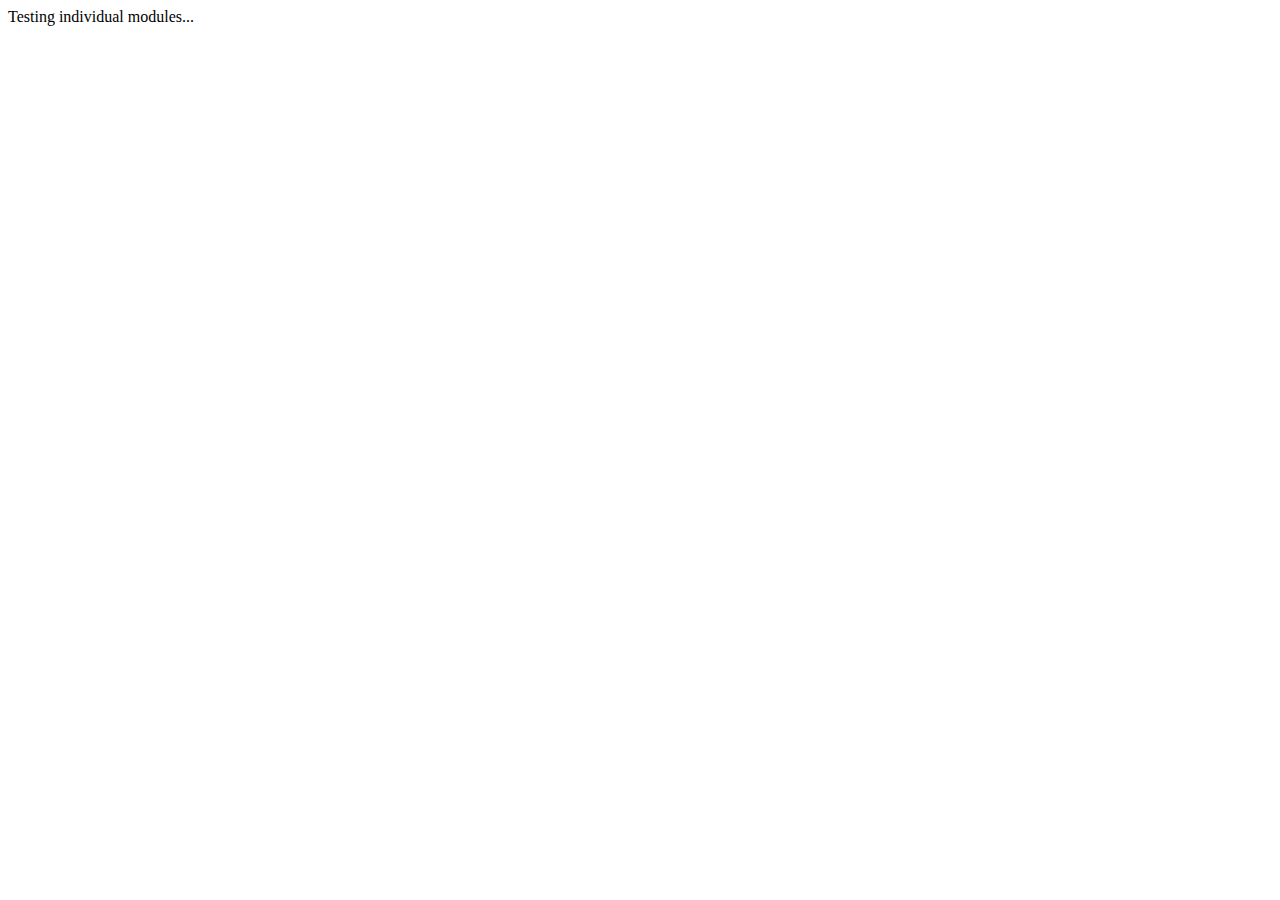
<file: debug.html>
<!DOCTYPE html>
<html>
<head>
    <title>Module Test</title>
</head>
<body>
    <div id="test">Testing individual modules...</div>
    <script type="module">
        console.log('Testing individual modules...');
        
        try {
            import('./main_test.js').then(() => {
                console.log('All module tests completed');
            }).catch(e => {
                console.error('Module test error:', e);
            });
        } catch (e) {
            console.error('Error:', e);
        }
    </script>
</body>
</html>
</file>
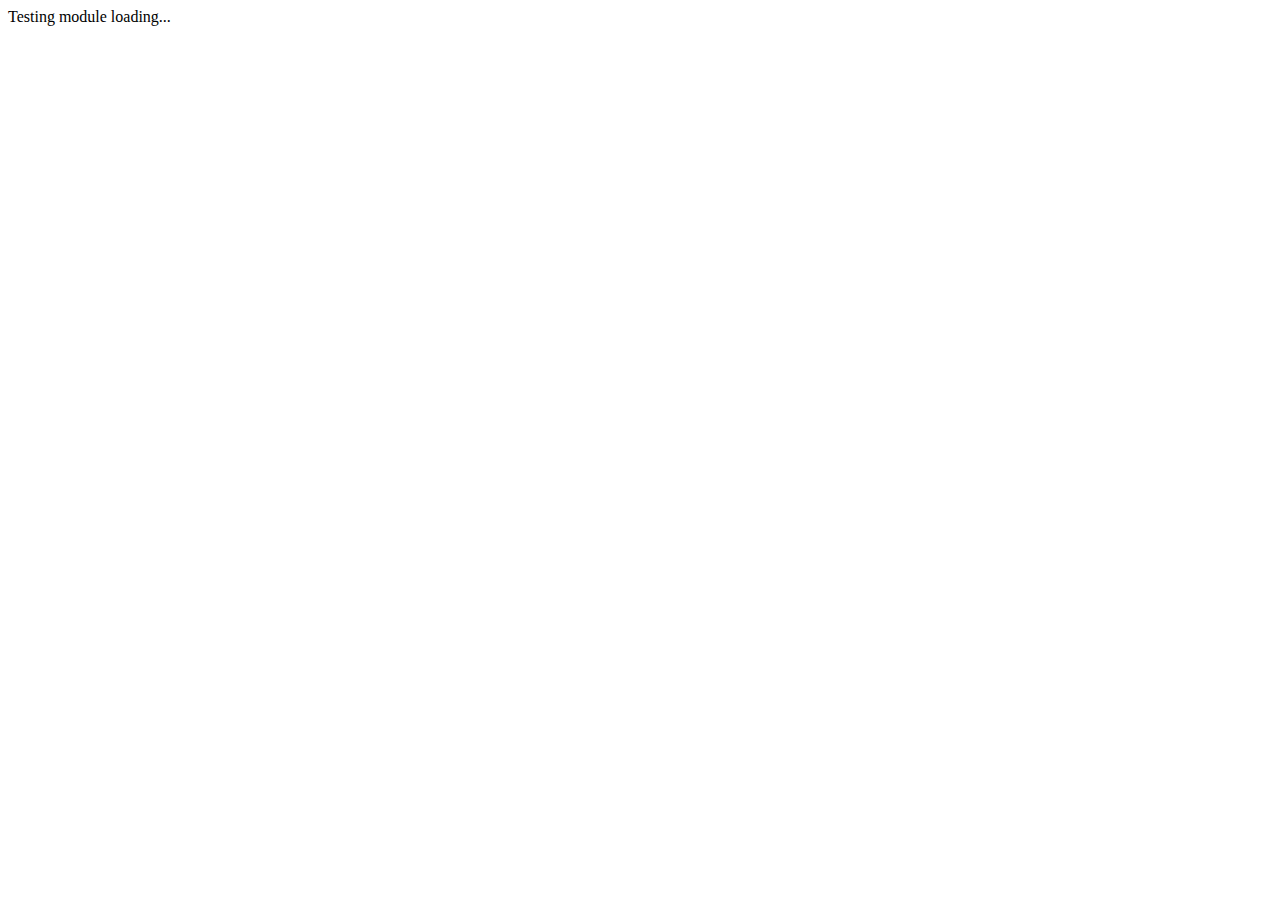
<file: module_test.html>
<!DOCTYPE html>
<html lang="de">
<head>
    <meta charset="UTF-8">
    <title>FIFA Tracker - Module Test</title>
    <meta name="viewport" content="width=device-width, initial-scale=1">
    <script>
      // Pre-create fallback Supabase
      window.supabase = {
        createClient: function(url, key, options) {
          return {
            auth: {
              signInWithPassword: async (credentials) => ({ data: { user: null, session: null }, error: null }),
              onAuthStateChange: (callback) => ({ data: { subscription: { unsubscribe: () => {} } } })
            },
            from: (table) => ({
              select: (query) => Promise.resolve({ data: [], error: null })
            }),
            channel: () => ({
              on: () => ({}),
              subscribe: () => 'SUBSCRIBED'
            })
          };
        }
      };
      console.log('Supabase fallback created');
    </script>
</head>
<body>
    <div>Testing module loading...</div>
    <script type="module">
        console.log('Starting module test...');
        try {
            console.log('Testing supabaseClient import...');
            const { supabase } = await import('./supabaseClient.js');
            console.log('✅ supabaseClient loaded');
            
            console.log('Testing auth import...');
            const { signIn } = await import('./auth.js');
            console.log('✅ auth loaded');
            
            console.log('Testing utils import...');
            const { ErrorHandler } = await import('./utils.js');
            console.log('✅ utils loaded');
            
            console.log('All modules loaded successfully');
        } catch (error) {
            console.error('❌ Module loading failed:', error);
        }
    </script>
</body>
</html>
</file>
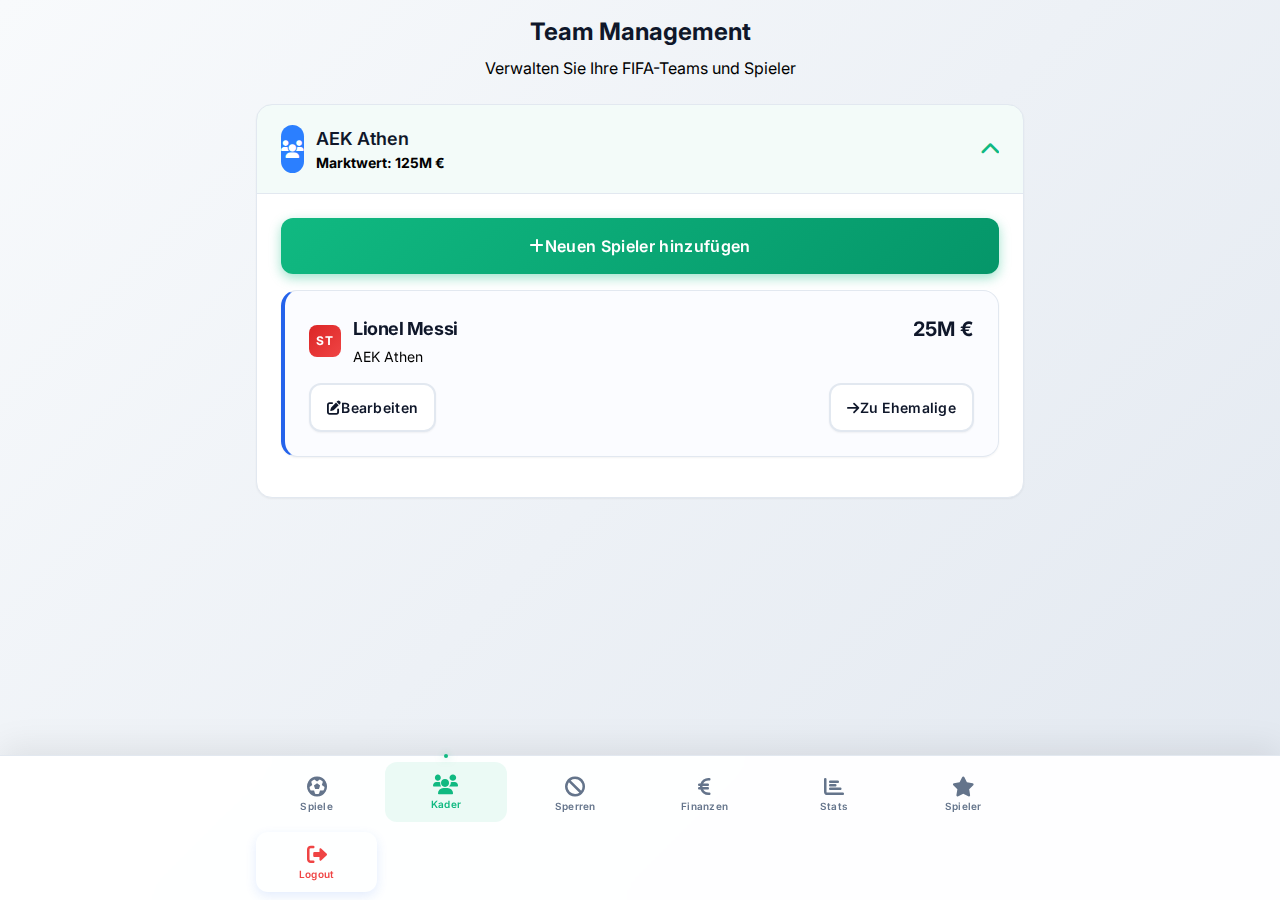
<file: test-complete.html>
<!DOCTYPE html>
<html lang="de">
<head>
    <meta charset="UTF-8">
    <title>FIFA Tracker - Complete NativeWind Design System</title>
    <meta name="viewport" content="width=device-width, initial-scale=1, maximum-scale=1, user-scalable=no, viewport-fit=cover">
    <link href="https://fonts.googleapis.com/css2?family=Inter:wght@300;400;500;600;700;800&display=swap" rel="stylesheet">
    <link href="css/tailwind-play-output.css" rel="stylesheet">
    <link href="css/nativewind-design.css" rel="stylesheet">
    <link rel="stylesheet" href="https://cdnjs.cloudflare.com/ajax/libs/font-awesome/6.0.0/css/all.min.css">
</head>
<body class="nativewind-theme">

<!-- MAIN APP - COMPLETE NATIVEWIND DESIGN DEMO -->
<div class="app-container">
    
    <!-- NATIVE BOTTOM NAVIGATION -->
    <nav class="native-bottom-nav">
      <div class="nav-grid">
        <a href="#" class="nav-item" data-tab="matches">
          <i class="fas fa-futbol nav-icon"></i>
          <span class="nav-label">Spiele</span>
        </a>
        <a href="#" class="nav-item active" data-tab="squad">
          <i class="fas fa-users nav-icon"></i>
          <span class="nav-label">Kader</span>
        </a>
        <a href="#" class="nav-item" data-tab="bans">
          <i class="fas fa-ban nav-icon"></i>
          <span class="nav-label">Sperren</span>
        </a>
        <a href="#" class="nav-item" data-tab="finances">
          <i class="fas fa-euro-sign nav-icon"></i>
          <span class="nav-label">Finanzen</span>
        </a>
        <a href="#" class="nav-item" data-tab="stats">
          <i class="fas fa-chart-bar nav-icon"></i>
          <span class="nav-label">Stats</span>
        </a>
        <a href="#" class="nav-item" data-tab="players">
          <i class="fas fa-star nav-icon"></i>
          <span class="nav-label">Spieler</span>
        </a>
        <button class="nav-item logout-nav" title="Abmelden">
          <i class="fas fa-sign-out-alt nav-icon"></i>
          <span class="nav-label">Logout</span>
        </button>
      </div>
    </nav>

    <!-- MAIN CONTENT -->
    <main class="page-container">
        <div class="content-wrapper" id="main-content">
            <!-- Content will be dynamically loaded here -->
        </div>
    </main>
</div>

<script>
// Tab content templates
const tabContent = {
    squad: `
        <div class="mb-6 text-center">
            <h1 class="text-2xl font-bold text-text-primary mb-2">Team Management</h1>
            <p class="text-text-secondary">Verwalten Sie Ihre FIFA-Teams und Spieler</p>
        </div>
        
        <div class="space-y-4">
            <div class="accordion">
                <div class="accordion-header active">
                    <div class="accordion-title">
                        <div class="w-12 h-12 bg-blue-500 rounded-lg flex items-center justify-center">
                            <i class="fas fa-users text-white text-lg"></i>
                        </div>
                        <div>
                            <h3 class="font-semibold text-lg">AEK Athen</h3>
                            <p class="text-sm text-text-secondary">Marktwert: <span>125M €</span></p>
                        </div>
                    </div>
                    <i class="fas fa-chevron-down accordion-icon" style="transform: rotate(180deg);"></i>
                </div>
                
                <div class="accordion-content active">
                    <button class="btn btn-primary btn-full mb-4">
                        <i class="fas fa-plus"></i>
                        <span>Neuen Spieler hinzufügen</span>
                    </button>
                    
                    <div class="grid gap-4">
                        <div class="native-card team-aek">
                            <div class="card-header">
                                <div class="flex items-center gap-3">
                                    <span class="position-badge position-att">ST</span>
                                    <div>
                                        <h3 class="card-title">Lionel Messi</h3>
                                        <p class="card-subtitle">AEK Athen</p>
                                    </div>
                                </div>
                                <div class="text-xl font-bold text-interactive-success">25M €</div>
                            </div>
                            <div class="card-footer">
                                <button class="btn btn-secondary btn-sm">
                                    <i class="fas fa-edit"></i>
                                    <span>Bearbeiten</span>
                                </button>
                                <button class="btn btn-secondary btn-sm">
                                    <i class="fas fa-arrow-right"></i>
                                    <span>Zu Ehemalige</span>
                                </button>
                            </div>
                        </div>
                    </div>
                </div>
            </div>
        </div>
    `,
    
    bans: `
        <div class="mb-6 text-center">
            <h1 class="text-2xl font-bold text-text-primary mb-2">Sperren Verwaltung</h1>
            <p class="text-text-secondary">Verwalten Sie Spielersperren und Sanktionen</p>
        </div>
        
        <div class="mb-4">
            <button class="btn btn-primary btn-full">
                <i class="fas fa-ban"></i>
                <span>Neue Sperre hinzufügen</span>
            </button>
        </div>
        
        <div class="space-y-6">
            <div class="native-card">
                <div class="card-header">
                    <h3 class="card-title text-interactive-danger">Aktive Sperren</h3>
                    <div class="badge badge-danger">
                        <i class="fas fa-exclamation-triangle"></i>
                    </div>
                </div>
                <div class="card-content">
                    <div class="native-card team-real mb-3">
                        <div class="card-header">
                            <div class="flex items-center gap-3">
                                <div class="w-10 h-10 bg-interactive-danger rounded-full flex items-center justify-center">
                                    <i class="fas fa-square text-white"></i>
                                </div>
                                <div>
                                    <h4 class="card-title">Sergio Ramos</h4>
                                    <p class="card-subtitle">Real Madrid</p>
                                </div>
                            </div>
                            <div class="text-right">
                                <div class="text-lg font-bold text-interactive-danger">2</div>
                                <div class="text-xs text-text-secondary">verbleibend</div>
                            </div>
                        </div>
                        <div class="card-content">
                            <div class="grid grid-cols-2 gap-2 text-sm">
                                <div>
                                    <span class="text-text-secondary">Typ:</span>
                                    <span class="font-medium">Rote Karte</span>
                                </div>
                                <div>
                                    <span class="text-text-secondary">Gesamt:</span>
                                    <span class="font-medium">2 Spiele</span>
                                </div>
                            </div>
                        </div>
                        <div class="card-footer">
                            <button class="btn btn-secondary btn-xs">
                                <i class="fas fa-edit"></i>
                                <span>Bearbeiten</span>
                            </button>
                            <button class="btn btn-danger btn-xs">
                                <i class="fas fa-trash"></i>
                                <span>Löschen</span>
                            </button>
                        </div>
                    </div>
                </div>
            </div>
        </div>
    `,
    
    finances: `
        <div class="mb-6 text-center">
            <h1 class="text-2xl font-bold text-text-primary mb-2">Finanz Management</h1>
            <p class="text-text-secondary">Verwalten Sie Teamfinanzen und Transaktionen</p>
        </div>
        
        <div class="mb-6">
            <button class="btn btn-primary btn-full">
                <i class="fas fa-plus"></i>
                <span>Neue Transaktion hinzufügen</span>
            </button>
        </div>
        
        <div class="grid grid-cols-1 md:grid-cols-2 gap-4 mb-6">
            <div class="native-card team-aek">
                <div class="card-header">
                    <div class="flex items-center gap-3">
                        <div class="w-12 h-12 bg-blue-500 rounded-full flex items-center justify-center">
                            <i class="fas fa-euro-sign text-white"></i>
                        </div>
                        <div>
                            <h3 class="card-title">AEK Athen</h3>
                            <p class="card-subtitle">Team Finanzen</p>
                        </div>
                    </div>
                </div>
                <div class="card-content">
                    <div class="space-y-3">
                        <div class="flex justify-between items-center p-3 bg-surface-tertiary rounded-lg">
                            <div class="flex items-center gap-2">
                                <i class="fas fa-wallet text-interactive-success"></i>
                                <span class="text-sm font-medium">Kontostand</span>
                            </div>
                            <span class="text-lg font-bold text-interactive-success">2,500,000 €</span>
                        </div>
                        <div class="flex justify-between items-center p-3 bg-surface-tertiary rounded-lg">
                            <div class="flex items-center gap-2">
                                <i class="fas fa-credit-card text-interactive-danger"></i>
                                <span class="text-sm font-medium">Schulden</span>
                            </div>
                            <span class="text-lg font-bold text-interactive-danger">500,000 €</span>
                        </div>
                    </div>
                </div>
            </div>
            
            <div class="native-card team-real">
                <div class="card-header">
                    <div class="flex items-center gap-3">
                        <div class="w-12 h-12 bg-red-500 rounded-full flex items-center justify-center">
                            <i class="fas fa-euro-sign text-white"></i>
                        </div>
                        <div>
                            <h3 class="card-title">Real Madrid</h3>
                            <p class="card-subtitle">Team Finanzen</p>
                        </div>
                    </div>
                </div>
                <div class="card-content">
                    <div class="space-y-3">
                        <div class="flex justify-between items-center p-3 bg-surface-tertiary rounded-lg">
                            <div class="flex items-center gap-2">
                                <i class="fas fa-wallet text-interactive-success"></i>
                                <span class="text-sm font-medium">Kontostand</span>
                            </div>
                            <span class="text-lg font-bold text-interactive-success">3,200,000 €</span>
                        </div>
                        <div class="flex justify-between items-center p-3 bg-surface-tertiary rounded-lg">
                            <div class="flex items-center gap-2">
                                <i class="fas fa-credit-card text-interactive-danger"></i>
                                <span class="text-sm font-medium">Schulden</span>
                            </div>
                            <span class="text-lg font-bold text-interactive-danger">200,000 €</span>
                        </div>
                    </div>
                </div>
            </div>
        </div>
    `,
    
    stats: `
        <div class="mb-6 text-center">
            <h1 class="text-2xl font-bold text-text-primary mb-2">Statistiken</h1>
            <p class="text-text-secondary">Detaillierte Spielstatistiken und Analysen</p>
        </div>
        
        <div class="grid grid-cols-2 md:grid-cols-4 gap-4 mb-6">
            <div class="native-card text-center">
                <div class="card-content">
                    <i class="fas fa-futbol text-3xl text-primary-emerald mb-2"></i>
                    <div class="text-2xl font-bold text-text-primary">42</div>
                    <div class="text-sm text-text-secondary">Spiele</div>
                </div>
            </div>
            
            <div class="native-card text-center">
                <div class="card-content">
                    <i class="fas fa-bullseye text-3xl text-interactive-success mb-2"></i>
                    <div class="text-2xl font-bold text-text-primary">128</div>
                    <div class="text-sm text-text-secondary">Tore</div>
                </div>
            </div>
            
            <div class="native-card text-center">
                <div class="card-content">
                    <i class="fas fa-square text-3xl text-warning mb-2"></i>
                    <div class="text-2xl font-bold text-text-primary">23</div>
                    <div class="text-sm text-text-secondary">Gelbe Karten</div>
                </div>
            </div>
            
            <div class="native-card text-center">
                <div class="card-content">
                    <i class="fas fa-square text-3xl text-interactive-danger mb-2"></i>
                    <div class="text-2xl font-bold text-text-primary">8</div>
                    <div class="text-sm text-text-secondary">Rote Karten</div>
                </div>
            </div>
        </div>
        
        <div class="native-card">
            <div class="card-header">
                <h3 class="card-title">Durchschnittswerte</h3>
                <i class="fas fa-chart-line text-text-tertiary"></i>
            </div>
            <div class="card-content">
                <div class="grid grid-cols-1 md:grid-cols-2 gap-4">
                    <div class="flex justify-between items-center p-3 bg-surface-tertiary rounded-lg">
                        <span class="text-sm font-medium">Tore pro Spiel</span>
                        <span class="text-lg font-bold text-interactive-success">3.05</span>
                    </div>
                    <div class="flex justify-between items-center p-3 bg-surface-tertiary rounded-lg">
                        <span class="text-sm font-medium">Karten pro Spiel</span>
                        <span class="text-lg font-bold text-interactive-warning">0.74</span>
                    </div>
                </div>
            </div>
        </div>
    `,
    
    players: `
        <div class="mb-6 text-center">
            <h1 class="text-2xl font-bold text-text-primary mb-2">Spieler-Übersicht</h1>
            <p class="text-text-secondary">Torschützen und Spieler des Spiels</p>
        </div>
        
        <div class="grid grid-cols-2 gap-4 mb-6">
            <button class="btn btn-primary">
                <i class="fas fa-futbol"></i>
                <span>Torschützen</span>
            </button>
            <button class="btn btn-secondary">
                <i class="fas fa-star"></i>
                <span>Spieler des Spiels</span>
            </button>
        </div>
        
        <div class="space-y-4">
            <div class="native-card team-aek">
                <div class="card-header">
                    <div class="flex items-center gap-3">
                        <div class="w-10 h-10 bg-yellow-500 rounded-full flex items-center justify-center">
                            <i class="fas fa-trophy text-white"></i>
                        </div>
                        <div>
                            <h4 class="card-title">Lionel Messi</h4>
                            <p class="card-subtitle">AEK Athen</p>
                        </div>
                    </div>
                    <div class="text-right">
                        <div class="text-2xl font-bold text-interactive-success">18</div>
                        <div class="text-xs text-text-secondary">Tore</div>
                    </div>
                </div>
            </div>
            
            <div class="native-card team-real">
                <div class="card-header">
                    <div class="flex items-center gap-3">
                        <div class="w-10 h-10 bg-gray-400 rounded-full flex items-center justify-center">
                            <i class="fas fa-medal text-white"></i>
                        </div>
                        <div>
                            <h4 class="card-title">Karim Benzema</h4>
                            <p class="card-subtitle">Real Madrid</p>
                        </div>
                    </div>
                    <div class="text-right">
                        <div class="text-2xl font-bold text-interactive-success">15</div>
                        <div class="text-xs text-text-secondary">Tore</div>
                    </div>
                </div>
            </div>
        </div>
    `,
    
    matches: `
        <div class="mb-6 text-center">
            <h1 class="text-2xl font-bold text-text-primary mb-2">Match Center</h1>
            <p class="text-text-secondary">Verwalten Sie Ihre FIFA-Spiele</p>
        </div>
        
        <div class="mb-4">
            <button class="btn btn-primary btn-full">
                <i class="fas fa-plus"></i> <span>Neues Match hinzufügen</span>
            </button>
        </div>
        
        <div class="native-card text-center mb-4">
            <h3 class="card-title" style="color: var(--primary-emerald);">Spiele am 15.01.2024</h3>
        </div>
        
        <div class="space-y-4">
            <div class="native-card">
                <div class="card-header">
                    <div class="flex items-center gap-3">
                        <div class="w-8 h-8 bg-blue-500 rounded-full flex items-center justify-center">
                            <span class="text-xs font-bold text-white">AEK</span>
                        </div>
                        <span class="text-2xl font-bold text-text-primary">2 : 1</span>
                        <div class="w-8 h-8 bg-red-500 rounded-full flex items-center justify-center">
                            <span class="text-xs font-bold text-white">RM</span>
                        </div>
                    </div>
                    <div class="text-sm text-text-secondary">
                        <i class="fas fa-trophy text-warning mr-1"></i>
                        Match #15
                    </div>
                </div>
                <div class="card-content">
                    <div class="flex justify-between items-center text-sm">
                        <div class="flex items-center gap-2">
                            <i class="fas fa-star text-warning"></i>
                            <span>Man of the Match: Messi</span>
                        </div>
                        <div class="flex items-center gap-2">
                            <i class="fas fa-clock text-text-tertiary"></i>
                            <span>14:30</span>
                        </div>
                    </div>
                </div>
                <div class="card-footer">
                    <button class="btn btn-secondary btn-sm">
                        <i class="fas fa-edit"></i>
                        <span>Bearbeiten</span>
                    </button>
                    <button class="btn btn-danger btn-sm">
                        <i class="fas fa-trash"></i>
                        <span>Löschen</span>
                    </button>
                </div>
            </div>
        </div>
    `
};

// Tab switching functionality
function switchTab(tabName) {
    const content = document.getElementById('main-content');
    content.innerHTML = tabContent[tabName] || tabContent.squad;
    
    // Update navigation
    document.querySelectorAll('.nav-item').forEach(item => {
        item.classList.remove('active');
    });
    document.querySelector(`[data-tab="${tabName}"]`).classList.add('active');
}

// Initialize navigation
document.querySelectorAll('.nav-item[data-tab]').forEach(item => {
    item.addEventListener('click', (e) => {
        e.preventDefault();
        const tab = item.getAttribute('data-tab');
        switchTab(tab);
    });
});

// Load initial content
switchTab('squad');

// Accordion functionality
document.addEventListener('click', (e) => {
    if (e.target.closest('.accordion-header')) {
        const header = e.target.closest('.accordion-header');
        const accordion = header.parentElement;
        const content = accordion.querySelector('.accordion-content');
        const icon = header.querySelector('.accordion-icon');
        
        header.classList.toggle('active');
        
        if (content) {
            content.classList.toggle('active');
        }
        
        if (header.classList.contains('active')) {
            icon.style.transform = 'rotate(180deg)';
        } else {
            icon.style.transform = 'rotate(0deg)';
        }
    }
});
</script>

</body>
</html>
</file>
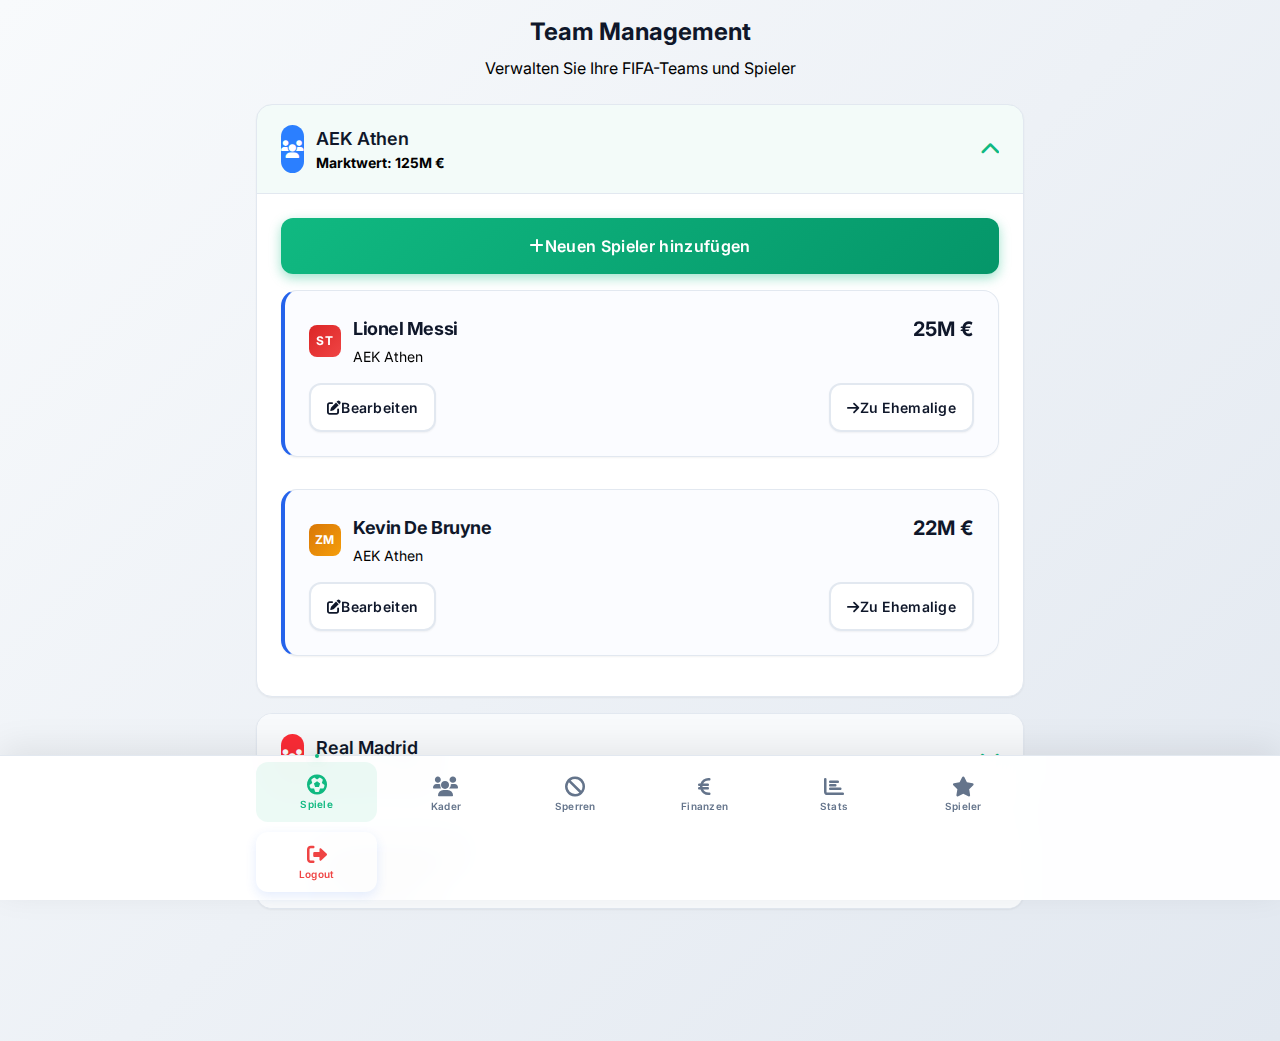
<file: test-design.html>
<!DOCTYPE html>
<html lang="de">
<head>
    <meta charset="UTF-8">
    <title>FIFA Tracker - NativeWind Design Test</title>
    <meta name="viewport" content="width=device-width, initial-scale=1, maximum-scale=1, user-scalable=no, viewport-fit=cover">
    <link href="https://fonts.googleapis.com/css2?family=Inter:wght@300;400;500;600;700;800&display=swap" rel="stylesheet">
    <link href="css/tailwind-play-output.css" rel="stylesheet">
    <link href="css/nativewind-design.css" rel="stylesheet">
    <link rel="stylesheet" href="https://cdnjs.cloudflare.com/ajax/libs/font-awesome/6.0.0/css/all.min.css">
</head>
<body class="nativewind-theme">

<!-- MAIN APP - NATIVEWIND DESIGN TEST -->
<div class="app-container">
    
    <!-- NATIVE BOTTOM NAVIGATION -->
    <nav class="native-bottom-nav">
      <div class="nav-grid">
        <a href="#" class="nav-item active">
          <i class="fas fa-futbol nav-icon"></i>
          <span class="nav-label">Spiele</span>
        </a>
        <a href="#" class="nav-item">
          <i class="fas fa-users nav-icon"></i>
          <span class="nav-label">Kader</span>
        </a>
        <a href="#" class="nav-item">
          <i class="fas fa-ban nav-icon"></i>
          <span class="nav-label">Sperren</span>
        </a>
        <a href="#" class="nav-item">
          <i class="fas fa-euro-sign nav-icon"></i>
          <span class="nav-label">Finanzen</span>
        </a>
        <a href="#" class="nav-item">
          <i class="fas fa-chart-bar nav-icon"></i>
          <span class="nav-label">Stats</span>
        </a>
        <a href="#" class="nav-item">
          <i class="fas fa-star nav-icon"></i>
          <span class="nav-label">Spieler</span>
        </a>
        <button class="nav-item logout-nav" title="Abmelden">
          <i class="fas fa-sign-out-alt nav-icon"></i>
          <span class="nav-label">Logout</span>
        </button>
      </div>
    </nav>

    <!-- MAIN CONTENT -->
    <main class="page-container">
        <div class="content-wrapper">
            <!-- Team Management Demo -->
            <div class="mb-6 text-center">
                <h1 class="text-2xl font-bold text-text-primary mb-2">Team Management</h1>
                <p class="text-text-secondary">Verwalten Sie Ihre FIFA-Teams und Spieler</p>
            </div>
            
            <div class="space-y-4">
                <!-- AEK Athen Team -->
                <div class="accordion">
                    <div class="accordion-header active">
                        <div class="accordion-title">
                            <div class="w-12 h-12 bg-blue-500 rounded-lg flex items-center justify-center">
                                <i class="fas fa-users text-white text-lg"></i>
                            </div>
                            <div>
                                <h3 class="font-semibold text-lg">AEK Athen</h3>
                                <p class="text-sm text-text-secondary">Marktwert: <span>125M €</span></p>
                            </div>
                        </div>
                        <i class="fas fa-chevron-down accordion-icon"></i>
                    </div>
                    
                    <div class="accordion-content active">
                        <button class="btn btn-primary btn-full mb-4">
                            <i class="fas fa-plus"></i>
                            <span>Neuen Spieler hinzufügen</span>
                        </button>
                        
                        <!-- Sample Player Cards -->
                        <div class="grid gap-4">
                            <div class="native-card team-aek">
                                <div class="card-header">
                                    <div class="flex items-center gap-3">
                                        <span class="position-badge position-att">ST</span>
                                        <div>
                                            <h3 class="card-title">Lionel Messi</h3>
                                            <p class="card-subtitle">AEK Athen</p>
                                        </div>
                                    </div>
                                    <div class="text-xl font-bold text-interactive-success">25M €</div>
                                </div>
                                <div class="card-footer">
                                    <button class="btn btn-secondary btn-sm">
                                        <i class="fas fa-edit"></i>
                                        <span>Bearbeiten</span>
                                    </button>
                                    <button class="btn btn-secondary btn-sm">
                                        <i class="fas fa-arrow-right"></i>
                                        <span>Zu Ehemalige</span>
                                    </button>
                                </div>
                            </div>
                            
                            <div class="native-card team-aek">
                                <div class="card-header">
                                    <div class="flex items-center gap-3">
                                        <span class="position-badge position-mid">ZM</span>
                                        <div>
                                            <h3 class="card-title">Kevin De Bruyne</h3>
                                            <p class="card-subtitle">AEK Athen</p>
                                        </div>
                                    </div>
                                    <div class="text-xl font-bold text-interactive-success">22M €</div>
                                </div>
                                <div class="card-footer">
                                    <button class="btn btn-secondary btn-sm">
                                        <i class="fas fa-edit"></i>
                                        <span>Bearbeiten</span>
                                    </button>
                                    <button class="btn btn-secondary btn-sm">
                                        <i class="fas fa-arrow-right"></i>
                                        <span>Zu Ehemalige</span>
                                    </button>
                                </div>
                            </div>
                        </div>
                    </div>
                </div>

                <!-- Real Madrid Team -->
                <div class="accordion">
                    <div class="accordion-header">
                        <div class="accordion-title">
                            <div class="w-12 h-12 bg-red-500 rounded-lg flex items-center justify-center">
                                <i class="fas fa-users text-white text-lg"></i>
                            </div>
                            <div>
                                <h3 class="font-semibold text-lg">Real Madrid</h3>
                                <p class="text-sm text-text-secondary">Marktwert: <span>98M €</span></p>
                            </div>
                        </div>
                        <i class="fas fa-chevron-down accordion-icon"></i>
                    </div>
                </div>

                <!-- Ehemalige Spieler -->
                <div class="accordion">
                    <div class="accordion-header">
                        <div class="accordion-title">
                            <div class="w-12 h-12 bg-gray-500 rounded-lg flex items-center justify-center">
                                <i class="fas fa-users text-white text-lg"></i>
                            </div>
                            <div>
                                <h3 class="font-semibold text-lg">Ehemalige Spieler</h3>
                                <p class="text-sm text-text-secondary">Ehemalige Spieler</p>
                            </div>
                        </div>
                        <i class="fas fa-chevron-down accordion-icon"></i>
                    </div>
                </div>
            </div>
        </div>
    </main>
</div>

<script>
// Simple accordion functionality for demo
document.querySelectorAll('.accordion-header').forEach(header => {
    header.addEventListener('click', () => {
        const accordion = header.parentElement;
        const content = accordion.querySelector('.accordion-content');
        const icon = header.querySelector('.accordion-icon');
        
        // Toggle active state
        header.classList.toggle('active');
        
        if (content) {
            content.classList.toggle('active');
        }
        
        // Rotate icon
        if (header.classList.contains('active')) {
            icon.style.transform = 'rotate(180deg)';
        } else {
            icon.style.transform = 'rotate(0deg)';
        }
    });
});

// Navigation active state demo
document.querySelectorAll('.nav-item').forEach(item => {
    item.addEventListener('click', (e) => {
        e.preventDefault();
        document.querySelectorAll('.nav-item').forEach(nav => nav.classList.remove('active'));
        item.classList.add('active');
    });
});
</script>

</body>
</html>
</file>
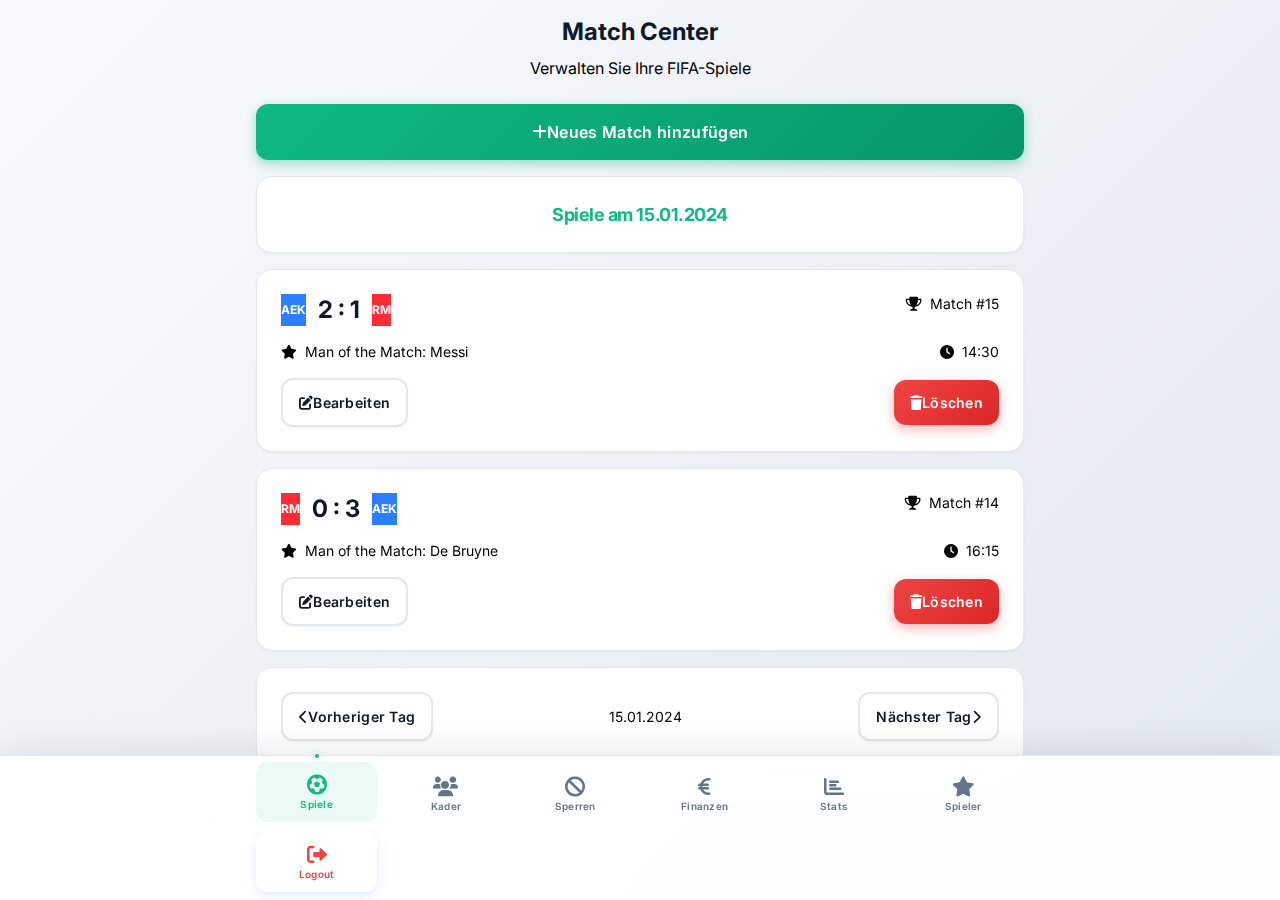
<file: test-matches.html>
<!DOCTYPE html>
<html lang="de">
<head>
    <meta charset="UTF-8">
    <title>FIFA Tracker - Matches NativeWind Design</title>
    <meta name="viewport" content="width=device-width, initial-scale=1, maximum-scale=1, user-scalable=no, viewport-fit=cover">
    <link href="https://fonts.googleapis.com/css2?family=Inter:wght@300;400;500;600;700;800&display=swap" rel="stylesheet">
    <link href="css/tailwind-play-output.css" rel="stylesheet">
    <link href="css/nativewind-design.css" rel="stylesheet">
    <link rel="stylesheet" href="https://cdnjs.cloudflare.com/ajax/libs/font-awesome/6.0.0/css/all.min.css">
</head>
<body class="nativewind-theme">

<!-- MAIN APP - NATIVEWIND DESIGN TEST -->
<div class="app-container">
    
    <!-- NATIVE BOTTOM NAVIGATION -->
    <nav class="native-bottom-nav">
      <div class="nav-grid">
        <a href="#" class="nav-item active">
          <i class="fas fa-futbol nav-icon"></i>
          <span class="nav-label">Spiele</span>
        </a>
        <a href="#" class="nav-item">
          <i class="fas fa-users nav-icon"></i>
          <span class="nav-label">Kader</span>
        </a>
        <a href="#" class="nav-item">
          <i class="fas fa-ban nav-icon"></i>
          <span class="nav-label">Sperren</span>
        </a>
        <a href="#" class="nav-item">
          <i class="fas fa-euro-sign nav-icon"></i>
          <span class="nav-label">Finanzen</span>
        </a>
        <a href="#" class="nav-item">
          <i class="fas fa-chart-bar nav-icon"></i>
          <span class="nav-label">Stats</span>
        </a>
        <a href="#" class="nav-item">
          <i class="fas fa-star nav-icon"></i>
          <span class="nav-label">Spieler</span>
        </a>
        <button class="nav-item logout-nav" title="Abmelden">
          <i class="fas fa-sign-out-alt nav-icon"></i>
          <span class="nav-label">Logout</span>
        </button>
      </div>
    </nav>

    <!-- MAIN CONTENT -->
    <main class="page-container">
        <div class="content-wrapper">
            <!-- Match Center -->
            <div class="mb-6 text-center">
                <h1 class="text-2xl font-bold text-text-primary mb-2">Match Center</h1>
                <p class="text-text-secondary">Verwalten Sie Ihre FIFA-Spiele</p>
            </div>
            
            <div class="mb-4">
                <button class="btn btn-primary btn-full">
                    <i class="fas fa-plus"></i> <span>Neues Match hinzufügen</span>
                </button>
            </div>
            
            <!-- Match Date Header -->
            <div class="native-card text-center mb-4">
                <h3 class="card-title" style="color: var(--primary-emerald);">Spiele am 15.01.2024</h3>
            </div>
            
            <!-- Sample Match Cards -->
            <div class="space-y-4">
                <!-- Match 1 - AEK vs Real -->
                <div class="native-card">
                    <div class="card-header">
                        <div class="flex items-center gap-3">
                            <div class="w-8 h-8 bg-blue-500 rounded-full flex items-center justify-center">
                                <span class="text-xs font-bold text-white">AEK</span>
                            </div>
                            <span class="text-2xl font-bold text-text-primary">2 : 1</span>
                            <div class="w-8 h-8 bg-red-500 rounded-full flex items-center justify-center">
                                <span class="text-xs font-bold text-white">RM</span>
                            </div>
                        </div>
                        <div class="text-sm text-text-secondary">
                            <i class="fas fa-trophy text-warning mr-1"></i>
                            Match #15
                        </div>
                    </div>
                    <div class="card-content">
                        <div class="flex justify-between items-center text-sm">
                            <div class="flex items-center gap-2">
                                <i class="fas fa-star text-warning"></i>
                                <span>Man of the Match: Messi</span>
                            </div>
                            <div class="flex items-center gap-2">
                                <i class="fas fa-clock text-text-tertiary"></i>
                                <span>14:30</span>
                            </div>
                        </div>
                    </div>
                    <div class="card-footer">
                        <button class="btn btn-secondary btn-sm">
                            <i class="fas fa-edit"></i>
                            <span>Bearbeiten</span>
                        </button>
                        <button class="btn btn-danger btn-sm">
                            <i class="fas fa-trash"></i>
                            <span>Löschen</span>
                        </button>
                    </div>
                </div>

                <!-- Match 2 - Real vs AEK -->
                <div class="native-card">
                    <div class="card-header">
                        <div class="flex items-center gap-3">
                            <div class="w-8 h-8 bg-red-500 rounded-full flex items-center justify-center">
                                <span class="text-xs font-bold text-white">RM</span>
                            </div>
                            <span class="text-2xl font-bold text-text-primary">0 : 3</span>
                            <div class="w-8 h-8 bg-blue-500 rounded-full flex items-center justify-center">
                                <span class="text-xs font-bold text-white">AEK</span>
                            </div>
                        </div>
                        <div class="text-sm text-text-secondary">
                            <i class="fas fa-trophy text-warning mr-1"></i>
                            Match #14
                        </div>
                    </div>
                    <div class="card-content">
                        <div class="flex justify-between items-center text-sm">
                            <div class="flex items-center gap-2">
                                <i class="fas fa-star text-warning"></i>
                                <span>Man of the Match: De Bruyne</span>
                            </div>
                            <div class="flex items-center gap-2">
                                <i class="fas fa-clock text-text-tertiary"></i>
                                <span>16:15</span>
                            </div>
                        </div>
                    </div>
                    <div class="card-footer">
                        <button class="btn btn-secondary btn-sm">
                            <i class="fas fa-edit"></i>
                            <span>Bearbeiten</span>
                        </button>
                        <button class="btn btn-danger btn-sm">
                            <i class="fas fa-trash"></i>
                            <span>Löschen</span>
                        </button>
                    </div>
                </div>

                <!-- Navigation Buttons -->
                <div class="native-card">
                    <div class="flex justify-between items-center">
                        <button class="btn btn-secondary btn-sm">
                            <i class="fas fa-chevron-left"></i>
                            <span>Vorheriger Tag</span>
                        </button>
                        <span class="text-sm text-text-secondary">15.01.2024</span>
                        <button class="btn btn-secondary btn-sm">
                            <span>Nächster Tag</span>
                            <i class="fas fa-chevron-right"></i>
                        </button>
                    </div>
                </div>
            </div>
        </div>
    </main>
</div>

<!-- Sample Modal -->
<div class="modal" style="display: none;" id="sample-modal">
    <div class="modal-content">
        <div class="modal-header">
            <h3 class="modal-title">Match hinzufügen</h3>
            <button class="modal-close">
                <i class="fas fa-times"></i>
            </button>
        </div>
        <div class="modal-body">
            <form class="space-y-4">
                <div class="form-group">
                    <label class="form-label">Datum</label>
                    <input type="date" class="form-input" value="2024-01-15">
                </div>
                
                <div class="grid grid-cols-2 gap-4">
                    <div class="form-group">
                        <label class="form-label">Team 1</label>
                        <select class="form-input">
                            <option>AEK Athen</option>
                            <option>Real Madrid</option>
                        </select>
                    </div>
                    <div class="form-group">
                        <label class="form-label">Team 2</label>
                        <select class="form-input">
                            <option>Real Madrid</option>
                            <option>AEK Athen</option>
                        </select>
                    </div>
                </div>

                <div class="grid grid-cols-2 gap-4">
                    <div class="form-group">
                        <label class="form-label">Tore Team 1</label>
                        <input type="number" class="form-input" min="0" value="2">
                    </div>
                    <div class="form-group">
                        <label class="form-label">Tore Team 2</label>
                        <input type="number" class="form-input" min="0" value="1">
                    </div>
                </div>
                
                <div class="form-group">
                    <label class="form-label">Man of the Match</label>
                    <select class="form-input">
                        <option>Messi</option>
                        <option>De Bruyne</option>
                        <option>Ronaldo</option>
                    </select>
                </div>
            </form>
        </div>
        <div class="modal-footer">
            <button class="btn btn-secondary">Abbrechen</button>
            <button class="btn btn-primary">Match speichern</button>
        </div>
    </div>
</div>

<script>
// Navigation active state demo
document.querySelectorAll('.nav-item').forEach(item => {
    item.addEventListener('click', (e) => {
        e.preventDefault();
        document.querySelectorAll('.nav-item').forEach(nav => nav.classList.remove('active'));
        item.classList.add('active');
    });
});

// Modal demo
document.querySelector('.btn-primary.btn-full').addEventListener('click', () => {
    document.getElementById('sample-modal').style.display = 'flex';
});

document.querySelector('.modal-close').addEventListener('click', () => {
    document.getElementById('sample-modal').style.display = 'none';
});

document.querySelector('.modal').addEventListener('click', (e) => {
    if (e.target.classList.contains('modal')) {
        document.getElementById('sample-modal').style.display = 'none';
    }
});
</script>

</body>
</html>
</file>
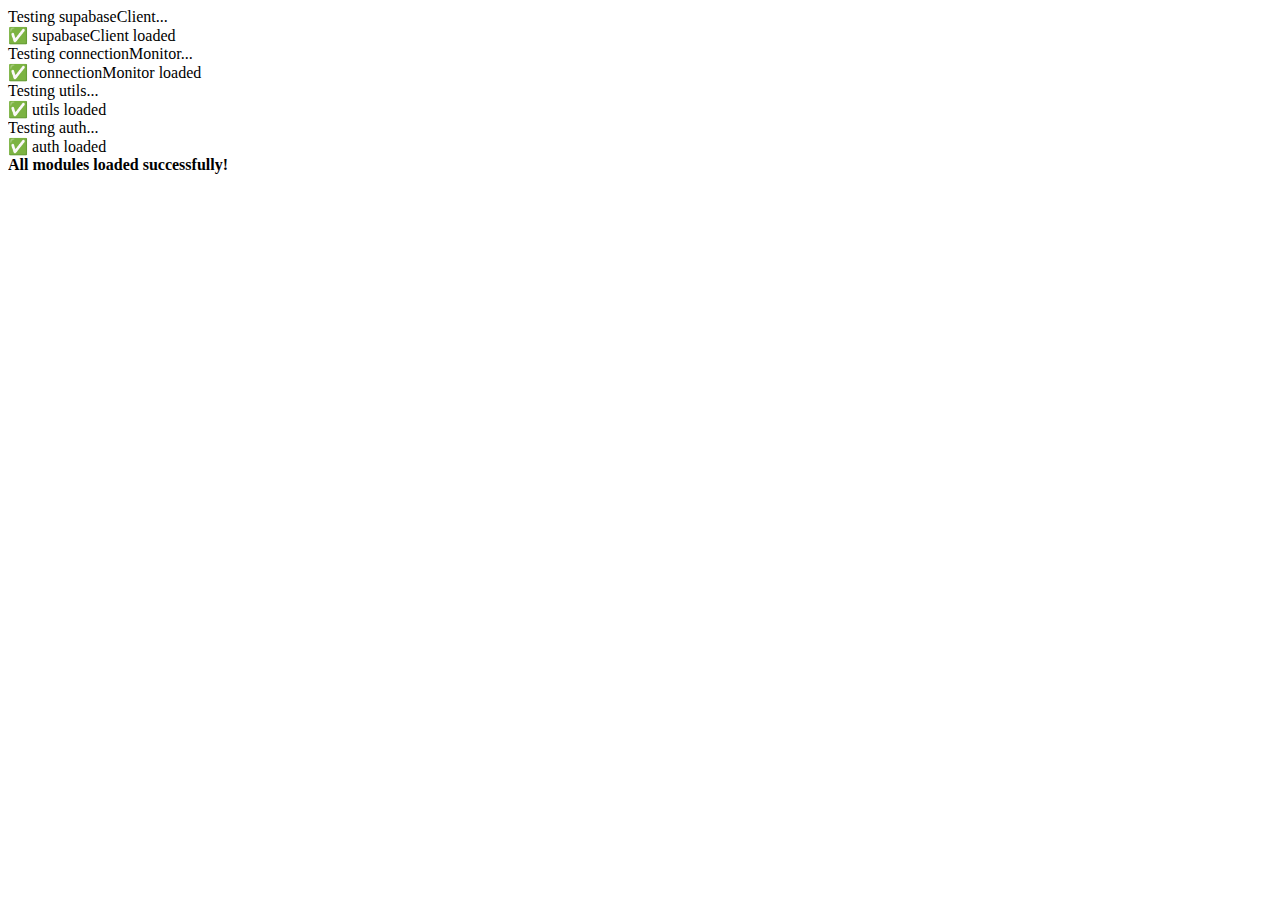
<file: test-modules.html>
<!DOCTYPE html>
<html lang="de">
<head>
    <meta charset="UTF-8">
    <title>Module Test</title>
    <meta name="viewport" content="width=device-width, initial-scale=1">
</head>
<body>
    <div id="status">Testing modules...</div>
    
    <script type="module">
        const statusDiv = document.getElementById('status');
        
        try {
            console.log("1. Testing supabaseClient...");
            statusDiv.textContent = "Testing supabaseClient...";
            
            const { supabase, supabaseDb, usingFallback } = await import('./supabaseClient.js');
            console.log("✅ supabaseClient loaded");
            statusDiv.innerHTML += "<br>✅ supabaseClient loaded";
            
            console.log("2. Testing connectionMonitor...");
            statusDiv.innerHTML += "<br>Testing connectionMonitor...";
            const { connectionMonitor, isDatabaseAvailable } = await import('./connectionMonitor.js');
            console.log("✅ connectionMonitor loaded");
            statusDiv.innerHTML += "<br>✅ connectionMonitor loaded";
            
            console.log("3. Testing utils...");
            statusDiv.innerHTML += "<br>Testing utils...";
            const { loadingManager, ErrorHandler, eventBus } = await import('./utils.js');
            console.log("✅ utils loaded");
            statusDiv.innerHTML += "<br>✅ utils loaded";
            
            console.log("4. Testing auth...");
            statusDiv.innerHTML += "<br>Testing auth...";
            const { signUp, signIn, signOut } = await import('./auth.js');
            console.log("✅ auth loaded");
            statusDiv.innerHTML += "<br>✅ auth loaded";
            
            console.log("All modules loaded successfully!");
            statusDiv.innerHTML += "<br><strong>All modules loaded successfully!</strong>";
            
        } catch (error) {
            console.error("Module loading failed:", error);
            statusDiv.innerHTML += `<br><span style="color:red">❌ Error: ${error.message}</span>`;
        }
    </script>
</body>
</html>
</file>
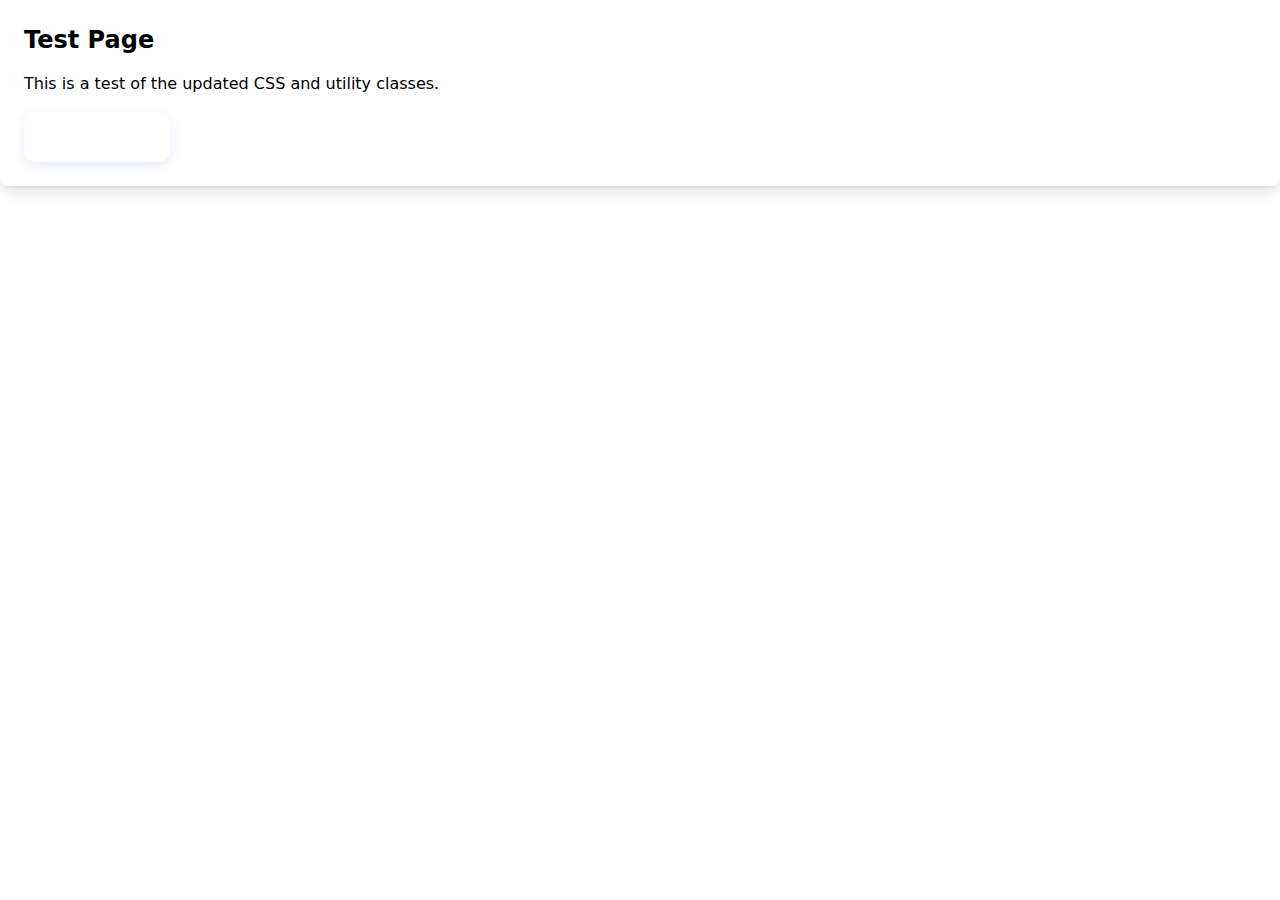
<file: test-simple.html>
<!DOCTYPE html>
<html lang="de">
<head>
    <meta charset="UTF-8">
    <meta name="viewport" content="width=device-width, initial-scale=1.0">
    <title>Test Page</title>
    <link href="css/tailwind-play-output.css" rel="stylesheet">
    <link href="css/custom-utilities.css" rel="stylesheet">
</head>
<body class="bg-slate-50 p-8">
    <div class="max-w-md mx-auto bg-white rounded-lg p-6 shadow-lg">
        <h1 class="text-2xl font-bold text-slate-900 mb-4">Test Page</h1>
        <p class="text-slate-600">This is a test of the updated CSS and utility classes.</p>
        <button class="mt-4 bg-emerald-500 text-white px-4 py-2 rounded-lg hover:bg-emerald-600">Test Button</button>
    </div>
</body>
</html>
</file>
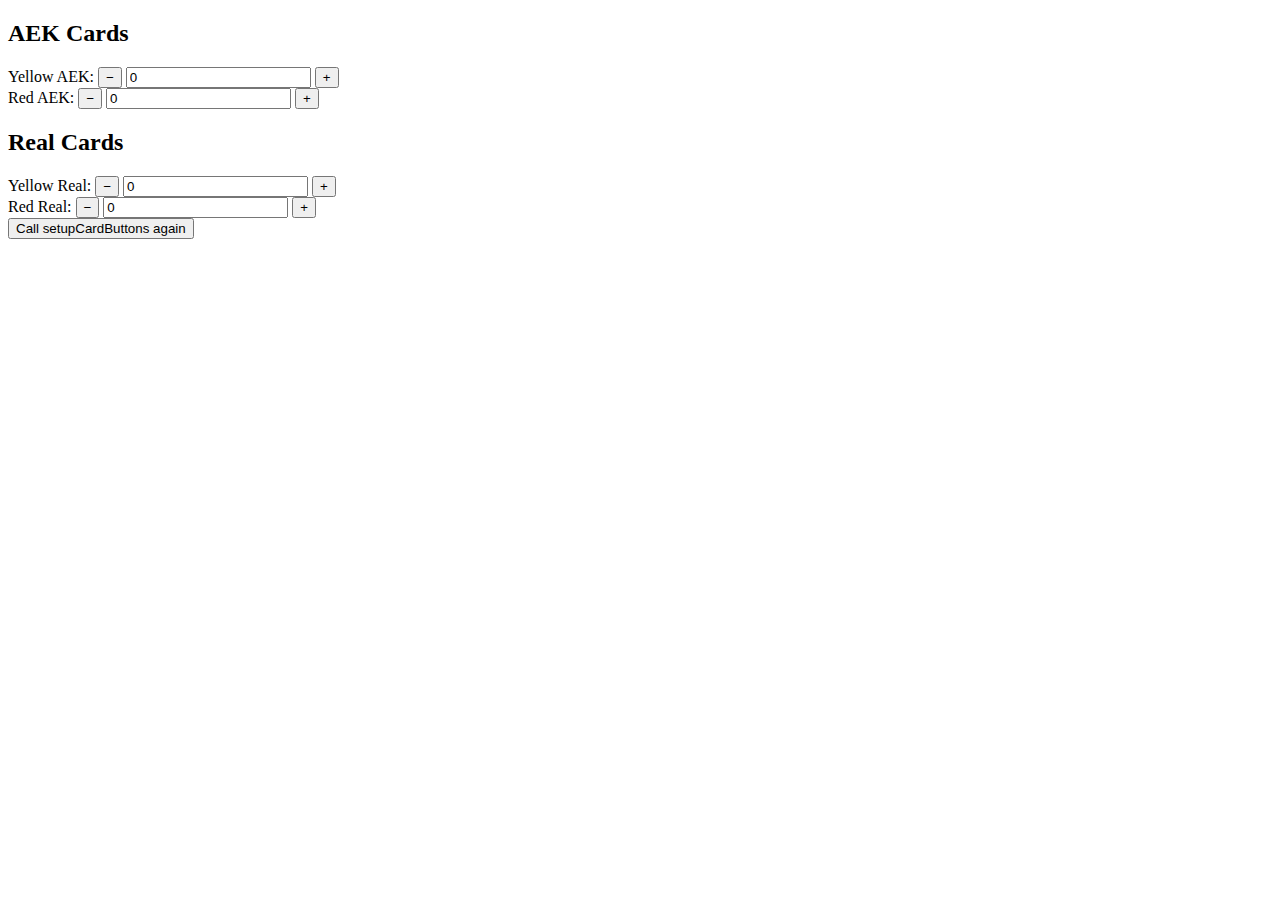
<file: test_card_buttons.html>
<!DOCTYPE html>
<html>
<head>
    <title>Card Button Test</title>
</head>
<body>
    <h2>AEK Cards</h2>
    <div>
        <label>Yellow AEK:</label>
        <button type="button" class="card-btn card-btn-down" data-target="yellowa" data-min="0">−</button>
        <input type="number" min="0" name="yellowa" value="0" readonly>
        <button type="button" class="card-btn card-btn-up" data-target="yellowa" data-max="20">+</button>
    </div>
    <div>
        <label>Red AEK:</label>
        <button type="button" class="card-btn card-btn-down" data-target="reda" data-min="0">−</button>
        <input type="number" min="0" name="reda" value="0" readonly>
        <button type="button" class="card-btn card-btn-up" data-target="reda" data-max="11">+</button>
    </div>

    <h2>Real Cards</h2>
    <div>
        <label>Yellow Real:</label>
        <button type="button" class="card-btn card-btn-down" data-target="yellowb" data-min="0">−</button>
        <input type="number" min="0" name="yellowb" value="0" readonly>
        <button type="button" class="card-btn card-btn-up" data-target="yellowb" data-max="20">+</button>
    </div>
    <div>
        <label>Red Real:</label>
        <button type="button" class="card-btn card-btn-down" data-target="redb" data-min="0">−</button>
        <input type="number" min="0" name="redb" value="0" readonly>
        <button type="button" class="card-btn card-btn-up" data-target="redb" data-max="11">+</button>
    </div>

    <script>
    function setupCardButtons() {
        console.log('Setting up card buttons...');
        document.querySelectorAll('.card-btn-up').forEach(btn => {
            console.log('Found up button with target:', btn.getAttribute('data-target'));
            btn.addEventListener('click', (e) => {
                e.preventDefault();
                const target = e.currentTarget.getAttribute('data-target');
                const max = parseInt(e.currentTarget.getAttribute('data-max')) || 99;
                const input = document.querySelector(`input[name="${target}"]`);
                console.log('Up button clicked - target:', target, 'input found:', input);
                if (input) {
                    const current = parseInt(input.value) || 0;
                    if (current < max) {
                        input.value = current + 1;
                        console.log('Updated input', target, 'to', current + 1);
                    }
                }
            });
        });
        document.querySelectorAll('.card-btn-down').forEach(btn => {
            console.log('Found down button with target:', btn.getAttribute('data-target'));
            btn.addEventListener('click', (e) => {
                e.preventDefault();
                const target = e.currentTarget.getAttribute('data-target');
                const min = parseInt(e.currentTarget.getAttribute('data-min')) || 0;
                const input = document.querySelector(`input[name="${target}"]`);
                console.log('Down button clicked - target:', target, 'input found:', input);
                if (input) {
                    const current = parseInt(input.value) || 0;
                    if (current > min) {
                        input.value = current - 1;
                        console.log('Updated input', target, 'to', current - 1);
                    }
                }
            });
        });
    }

    // Test the setup - simulate multiple calls
    setupCardButtons();
    setupCardButtons(); // Second call - this might cause the issue!
    
    // Add a button to test calling setupCardButtons multiple times
    const testBtn = document.createElement('button');
    testBtn.textContent = 'Call setupCardButtons again';
    testBtn.onclick = setupCardButtons;
    document.body.appendChild(testBtn);
    </script>
</body>
</html>
</file>
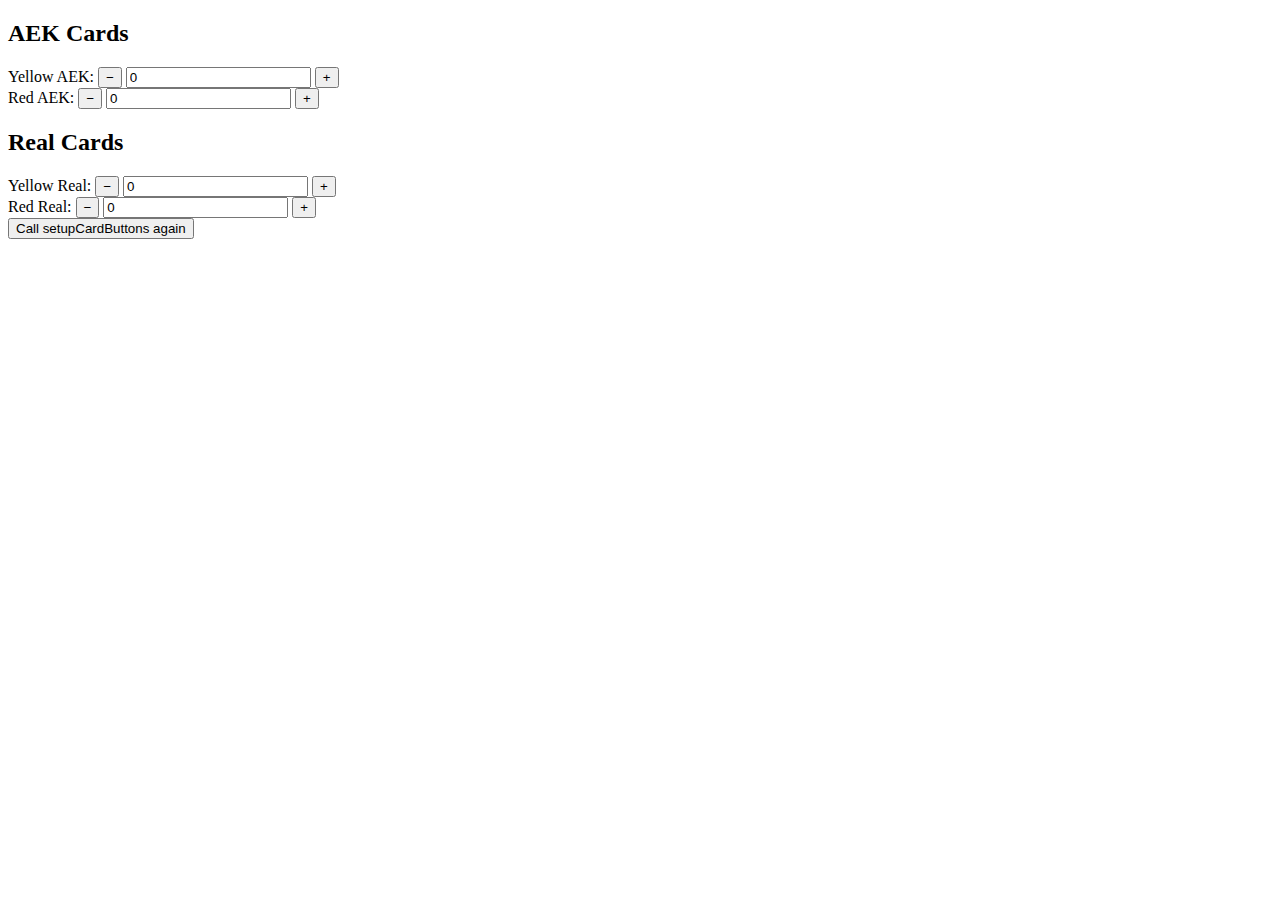
<file: test_card_buttons_fixed.html>
<!DOCTYPE html>
<html>
<head>
    <title>Card Button Test - Fixed</title>
</head>
<body>
    <h2>AEK Cards</h2>
    <div>
        <label>Yellow AEK:</label>
        <button type="button" class="card-btn card-btn-down" data-target="yellowa" data-min="0">−</button>
        <input type="number" min="0" name="yellowa" value="0" readonly>
        <button type="button" class="card-btn card-btn-up" data-target="yellowa" data-max="20">+</button>
    </div>
    <div>
        <label>Red AEK:</label>
        <button type="button" class="card-btn card-btn-down" data-target="reda" data-min="0">−</button>
        <input type="number" min="0" name="reda" value="0" readonly>
        <button type="button" class="card-btn card-btn-up" data-target="reda" data-max="11">+</button>
    </div>

    <h2>Real Cards</h2>
    <div>
        <label>Yellow Real:</label>
        <button type="button" class="card-btn card-btn-down" data-target="yellowb" data-min="0">−</button>
        <input type="number" min="0" name="yellowb" value="0" readonly>
        <button type="button" class="card-btn card-btn-up" data-target="yellowb" data-max="20">+</button>
    </div>
    <div>
        <label>Red Real:</label>
        <button type="button" class="card-btn card-btn-down" data-target="redb" data-min="0">−</button>
        <input type="number" min="0" name="redb" value="0" readonly>
        <button type="button" class="card-btn card-btn-up" data-target="redb" data-max="11">+</button>
    </div>

    <script>
    // Fixed version with duplicate prevention
    let cardButtonsInitialized = false;
    function setupCardButtons() {
        console.log('setupCardButtons called, initialized:', cardButtonsInitialized);
        // Prevent duplicate event listeners
        if (cardButtonsInitialized) {
            console.log('setupCardButtons already initialized, skipping');
            return;
        }
        cardButtonsInitialized = true;
        
        console.log('Setting up card buttons...');
        document.querySelectorAll('.card-btn-up').forEach(btn => {
            console.log('Found up button with target:', btn.getAttribute('data-target'));
            btn.addEventListener('click', (e) => {
                e.preventDefault();
                const target = e.currentTarget.getAttribute('data-target');
                const max = parseInt(e.currentTarget.getAttribute('data-max')) || 99;
                const input = document.querySelector(`input[name="${target}"]`);
                console.log('Up button clicked - target:', target, 'input found:', input);
                if (input) {
                    const current = parseInt(input.value) || 0;
                    if (current < max) {
                        input.value = current + 1;
                        console.log('Updated input', target, 'to', current + 1);
                    }
                }
            });
        });
        document.querySelectorAll('.card-btn-down').forEach(btn => {
            console.log('Found down button with target:', btn.getAttribute('data-target'));
            btn.addEventListener('click', (e) => {
                e.preventDefault();
                const target = e.currentTarget.getAttribute('data-target');
                const min = parseInt(e.currentTarget.getAttribute('data-min')) || 0;
                const input = document.querySelector(`input[name="${target}"]`);
                console.log('Down button clicked - target:', target, 'input found:', input);
                if (input) {
                    const current = parseInt(input.value) || 0;
                    if (current > min) {
                        input.value = current - 1;
                        console.log('Updated input', target, 'to', current - 1);
                    }
                }
            });
        });
    }

    // Test the setup - simulate multiple calls
    setupCardButtons();
    setupCardButtons(); // Second call should be ignored!
    
    // Add a button to test calling setupCardButtons multiple times
    const testBtn = document.createElement('button');
    testBtn.textContent = 'Call setupCardButtons again';
    testBtn.onclick = setupCardButtons;
    document.body.appendChild(testBtn);
    </script>
</body>
</html>
</file>
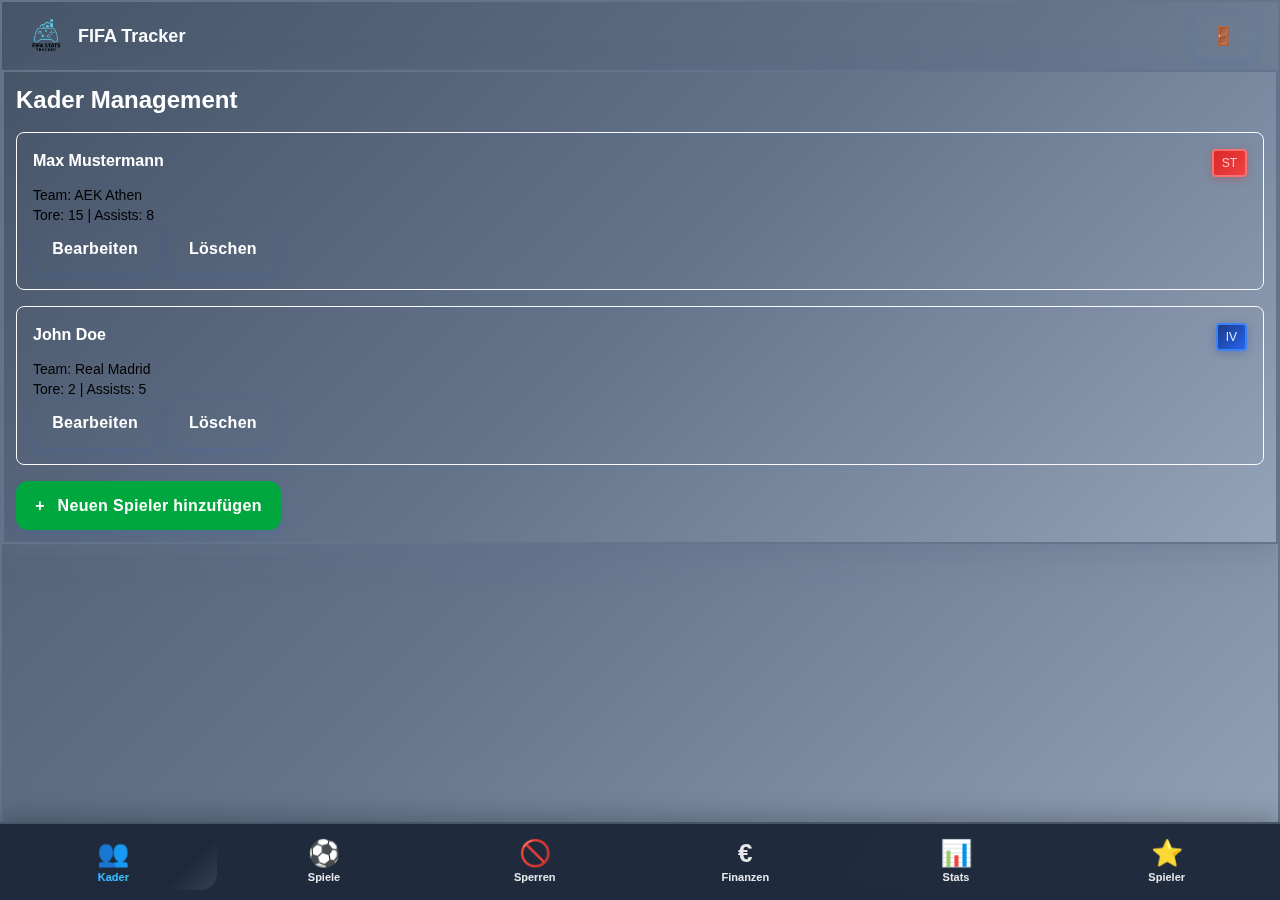
<file: test_main_app.html>
<!DOCTYPE html>
<html lang="de">
<head>
    <meta charset="UTF-8">
    <title>FIFA Statistik-Tracker - Test Interface</title>
    <meta name="viewport" content="width=device-width, initial-scale=1, maximum-scale=1, user-scalable=no">
    <link href="css/tailwind-play-output.css" rel="stylesheet">
    <link rel="stylesheet" href="assets/fonts/fontawesome-icons.css">
    <style>
        html, body {
            height: 100%;
            min-height: 100%;
            background: #0f172a;
        }
        body {
            display: flex;
            flex-direction: column;
            min-height: 100vh;
            font-family: 'Roboto', -apple-system, BlinkMacSystemFont, 'Segoe UI', Arial, sans-serif;
        }
        .app-container {
            flex: 1 0 auto;
        }
        /* Bottom Navigation */
        #bottom-nav {
            position: fixed !important;
            bottom: 0 !important;
            left: 0 !important;
            right: 0 !important;
            width: 100vw;
            z-index: 100;
            display: flex;
            justify-content: space-between;
            align-items: center;
            background: rgba(30,41,59,0.96);
            box-shadow: 0 -4px 24px rgba(0,0,0,0.25);
            border-top: 2px solid #475569;
            padding: 0.5rem 0.5rem 0.65rem 0.5rem;
            min-height: 72px;
            backdrop-filter: blur(12px);
        }
        #bottom-nav a {
            flex: 1 1 0;
            min-width: 0;
            display: flex;
            flex-direction: column;
            align-items: center;
            justify-content: center;
            text-decoration: none;
            padding: 8px 0 4px 0;
            border-radius: 16px;
            margin: 0 2px;
            transition: background 0.16s, color 0.12s, box-shadow 0.12s;
            color: #e5e7eb;
            font-weight: 500;
            font-size: 13px;
        }
        #bottom-nav a.active {
            background: linear-gradient(135deg, #1e293b 80%, #334155 100%);
            color: #38bdf8 !important;
        }
        #bottom-nav a i {
            font-size: 26px;
            margin-bottom: 2px;
        }
        #bottom-nav a span {
            font-size: 11px;
            margin-top: 1px;
            font-weight: 600;
        }
    </style>
</head>
<body class="bg-slate-800 font-sans transition-colors min-h-screen">
<div class="app-container w-full bg-slate-700 shadow-lg relative overflow-hidden min-h-screen">
    <!-- TOP HEADER -->
    <header class="bg-slate-600 border-b-2 border-slate-500 px-4 py-3 shadow-xl">
      <div class="flex justify-between items-center w-full px-2">       
        <a href="#" class="flex items-center">
          <img src="assets/logo.png" class="h-10 mr-3" alt="FIFA Tracker Logo" />
          <span class="self-center text-lg sm:text-xl font-bold whitespace-nowrap text-slate-100 hidden sm:block">FIFA Statistik-Tracker</span>
          <span class="self-center text-lg font-bold whitespace-nowrap text-slate-100 block sm:hidden">FIFA Tracker</span>
        </a>
        <div class="flex items-center gap-2">
          <button class="inline-flex items-center justify-center border-2 font-sans font-medium text-center transition-all duration-300 ease-in disabled:opacity-50 disabled:shadow-none disabled:cursor-not-allowed text-sm rounded-lg py-3 px-4 shadow-lg hover:shadow-xl bg-red-600 border-red-600 text-red-50 hover:bg-red-500 hover:border-red-500 active:scale-95" style="min-width:48px;">
            <i class="fas fa-sign-out-alt text-lg"></i>
            <span class="ml-2 hidden sm:inline">Abmelden</span>
          </button>
        </div>
      </div>
    </header>

    <!-- BOTTOM NAVIGATION -->
    <nav id="bottom-nav">
      <a href="#" class="flex flex-col items-center active">
        <i class="fas fa-users"></i>
        <span>Kader</span>
      </a>
      <a href="#" class="flex flex-col items-center">
        <i class="fas fa-futbol"></i>
        <span>Spiele</span>
      </a>
      <a href="#" class="flex flex-col items-center">
        <i class="fas fa-ban"></i>
        <span>Sperren</span>
      </a>
      <a href="#" class="flex flex-col items-center">
        <i class="fas fa-euro-sign"></i>
        <span>Finanzen</span>
      </a>
      <a href="#" class="flex flex-col items-center">
        <i class="fas fa-chart-bar"></i>
        <span>Stats</span>
      </a>
      <a href="#" class="flex flex-col items-center">
        <i class="fas fa-star"></i>
        <span>Spieler</span>
      </a>
    </nav>

    <main class="p-3 pb-28 lg:pb-8 relative min-h-[calc(100vh-140px)] bg-slate-700">
        <div id="app">
            <!-- Test content showing current design style -->
            <div class="space-y-4">
                <h2 class="text-2xl font-bold text-white mb-4">Kader Management</h2>
                
                <!-- Sample player cards -->
                <div class="grid gap-4 md:grid-cols-2 lg:grid-cols-3">
                    <div class="bg-slate-800 rounded-lg p-4 border border-slate-600">
                        <div class="flex justify-between items-start mb-2">
                            <h3 class="text-white font-semibold">Max Mustermann</h3>
                            <span class="badge-att px-2 py-1 rounded text-xs">ST</span>
                        </div>
                        <div class="text-gray-300 text-sm">Team: AEK Athen</div>
                        <div class="text-gray-300 text-sm">Tore: 15 | Assists: 8</div>
                        <div class="mt-3 space-x-2">
                            <button class="bg-blue-600 text-white px-3 py-1 rounded text-sm hover:bg-blue-700">Bearbeiten</button>
                            <button class="bg-red-600 text-white px-3 py-1 rounded text-sm hover:bg-red-700">Löschen</button>
                        </div>
                    </div>
                    
                    <div class="bg-slate-800 rounded-lg p-4 border border-slate-600">
                        <div class="flex justify-between items-start mb-2">
                            <h3 class="text-white font-semibold">John Doe</h3>
                            <span class="badge-def px-2 py-1 rounded text-xs">IV</span>
                        </div>
                        <div class="text-gray-300 text-sm">Team: Real Madrid</div>
                        <div class="text-gray-300 text-sm">Tore: 2 | Assists: 5</div>
                        <div class="mt-3 space-x-2">
                            <button class="bg-blue-600 text-white px-3 py-1 rounded text-sm hover:bg-blue-700">Bearbeiten</button>
                            <button class="bg-red-600 text-white px-3 py-1 rounded text-sm hover:bg-red-700">Löschen</button>
                        </div>
                    </div>
                </div>
                
                <!-- Add player button -->
                <button class="bg-green-600 text-white px-4 py-2 rounded-lg font-semibold hover:bg-green-700 transition-colors">
                    <i class="fas fa-plus mr-2"></i>
                    Neuen Spieler hinzufügen
                </button>
            </div>
        </div>
    </main>
</div>
</body>
</html>
</file>
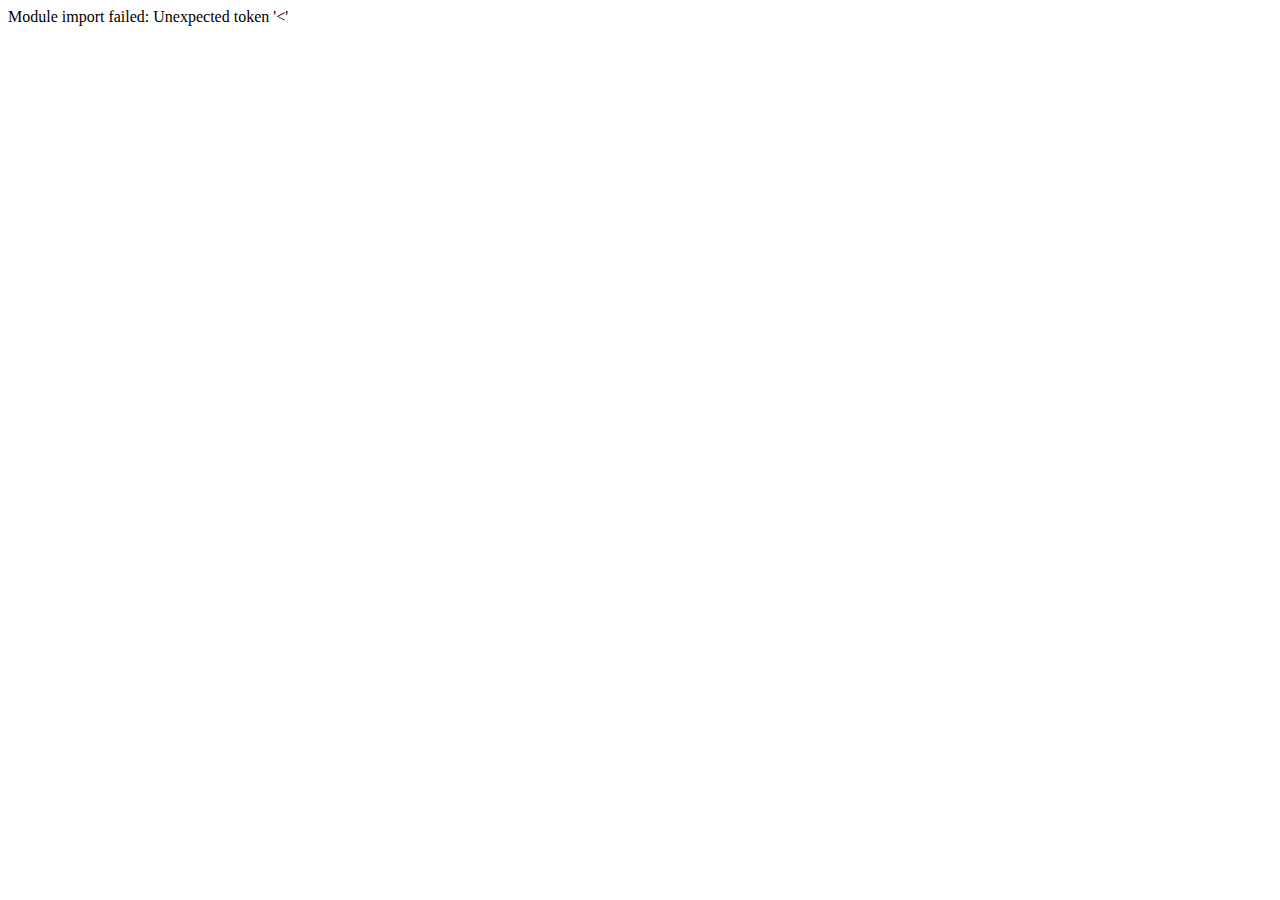
<file: test_modules.html>
<!DOCTYPE html>
<html>
<head>
    <title>Full Module Test</title>
</head>
<body>
    <div id="output"></div>
    <script type="module">
        console.log("Starting full module test...");
        
        try {
            console.log("Importing all modules from main.js...");
            
            // Import modules in the same order as main.js
            const { supabase, supabaseDb, usingFallback } = await import('./supabaseClient.js');
            console.log("✅ supabaseClient imported");
            
            const { connectionMonitor, isDatabaseAvailable } = await import('./connectionMonitor.js');
            console.log("✅ connectionMonitor imported");
            
            const { dataManager } = await import('./dataManager.js');
            console.log("✅ dataManager imported");
            
            const { loadingManager, ErrorHandler, eventBus } = await import('./utils.js');
            console.log("✅ utils imported");
            
            const { signUp, signIn, signOut } = await import('./auth.js');
            console.log("✅ auth imported");
            
            const { renderKaderTab } = await import('./kader.js');
            console.log("✅ kader imported");
            
            const { renderBansTab } = await import('./bans.js');
            console.log("✅ bans imported");
            
            const { renderMatchesTab } = await import('./matches.js');
            console.log("✅ matches imported");
            
            const { renderStatsTab } = await import('./stats.js');
            console.log("✅ stats imported");
            
            const { renderFinanzenTab } = await import('./finanzen.js');
            console.log("✅ finanzen imported");
            
            const { renderSpielerTab } = await import('./spieler.js');
            console.log("✅ spieler imported");
            
            // Try importing reset functions
            const { resetKaderState } = await import('./kader.js');
            console.log("✅ kader reset imported");
            
            const { resetBansState } = await import('./bans.js');
            console.log("✅ bans reset imported");
            
            const { resetFinanzenState } = await import('./finanzen.js');
            console.log("✅ finanzen reset imported");
            
            const { resetMatchesState } = await import('./matches.js');
            console.log("✅ matches reset imported");
            
            const { resetStatsState } = await import('./stats.js');
            console.log("✅ stats reset imported");
            
            const { resetSpielerState } = await import('./spieler.js');
            console.log("✅ spieler reset imported");
            
            console.log("🎉 All modules imported successfully!");
            document.getElementById('output').textContent = "All modules loaded successfully!";
            
        } catch (error) {
            console.error("Module import failed:", error);
            document.getElementById('output').textContent = "Module import failed: " + error.message;
        }
    </script>
</body>
</html>
</file>
<file: css/nativewind-design.css>
/*! FIFA Tracker - NativeWind Mobile-First Design */

/* --- MOBILE-FIRST NATIVE DESIGN SYSTEM --- */
@import url('https://fonts.googleapis.com/css2?family=Inter:wght@300;400;500;600;700;800&display=swap');

:root {
  /* Modern Native Mobile Color Palette */
  --primary-emerald: #10b981;
  --primary-emerald-dark: #059669;
  --primary-emerald-light: #34d399;
  
  /* Surface Colors - iOS/Android inspired */
  --surface-primary: #ffffff;
  --surface-secondary: #f8fafc;
  --surface-tertiary: #f1f5f9;
  --surface-elevated: #ffffff;
  --surface-overlay: rgba(0, 0, 0, 0.5);
  
  /* Text Colors */
  --text-primary: #0f172a;
  --text-secondary: #475569;
  --text-tertiary: #64748b;
  --text-inverse: #ffffff;
  
  /* Interactive Colors */
  --interactive-primary: #10b981;
  --interactive-secondary: #3b82f6;
  --interactive-danger: #ef4444;
  --interactive-warning: #f59e0b;
  --interactive-success: #10b981;
  
  /* Border & Shadow */
  --border-primary: #e2e8f0;
  --border-secondary: #cbd5e1;
  --border-accent: rgba(16, 185, 129, 0.2);
  
  /* Native-style shadows */
  --shadow-sm: 0 1px 2px rgba(0, 0, 0, 0.05);
  --shadow-md: 0 4px 6px rgba(0, 0, 0, 0.05), 0 2px 4px rgba(0, 0, 0, 0.06);
  --shadow-lg: 0 10px 15px rgba(0, 0, 0, 0.1), 0 4px 6px rgba(0, 0, 0, 0.05);
  --shadow-xl: 0 20px 25px rgba(0, 0, 0, 0.1), 0 8px 10px rgba(0, 0, 0, 0.04);
  
  /* Native-style border radius */
  --radius-xs: 4px;
  --radius-sm: 6px;
  --radius-md: 8px;
  --radius-lg: 12px;
  --radius-xl: 16px;
  --radius-2xl: 24px;
  --radius-full: 9999px;
  
  /* Native animations */
  --duration-fast: 150ms;
  --duration-normal: 200ms;
  --duration-slow: 300ms;
  --easing-smooth: cubic-bezier(0.4, 0.0, 0.2, 1);
  --easing-bounce: cubic-bezier(0.68, -0.55, 0.265, 1.55);
}

/* --- GLOBAL RESET & BASE STYLES --- */
* {
  box-sizing: border-box;
  -webkit-tap-highlight-color: transparent;
}

html {
  font-family: 'Inter', -apple-system, BlinkMacSystemFont, 'Segoe UI', Roboto, sans-serif;
  -webkit-text-size-adjust: 100%;
  -ms-text-size-adjust: 100%;
  scroll-behavior: smooth;
}

body {
  margin: 0;
  padding: 0;
  min-height: 100vh;
  background: linear-gradient(135deg, #f8fafc 0%, #e2e8f0 100%);
  color: var(--text-primary);
  font-size: 16px;
  line-height: 1.5;
  overflow-x: hidden;
}

/* --- MOBILE-FIRST CONTAINER SYSTEM --- */
.app-container {
  min-height: 100vh;
  display: flex;
  flex-direction: column;
  position: relative;
}

.page-container {
  flex: 1;
  padding: 0 0 100px 0; /* Bottom padding for nav */
  max-width: 100vw;
  overflow-x: hidden;
}

.content-wrapper {
  padding: 1rem;
  max-width: 480px;
  margin: 0 auto;
  width: 100%;
}

/* --- MODERN LOGIN SCREEN --- */
.login-container {
  min-height: 100vh;
  display: flex;
  align-items: center;
  justify-content: center;
  padding: 2rem 1rem;
  background: linear-gradient(135deg, #10b981 0%, #059669 50%, #047857 100%);
  position: relative;
  overflow: hidden;
}

.login-container::before {
  content: '';
  position: absolute;
  top: 0;
  left: 0;
  right: 0;
  bottom: 0;
  background: url('data:image/svg+xml,<svg width="60" height="60" viewBox="0 0 60 60" xmlns="http://www.w3.org/2000/svg"><g fill="none" fill-rule="evenodd"><g fill="%23ffffff" fill-opacity="0.05"><circle cx="7" cy="7" r="1"/><circle cx="53" cy="7" r="1"/><circle cx="7" cy="53" r="1"/><circle cx="53" cy="53" r="1"/></g></svg>') repeat;
  opacity: 0.1;
}

.login-card {
  background: rgba(255, 255, 255, 0.95);
  backdrop-filter: blur(20px);
  border-radius: var(--radius-2xl);
  padding: 2.5rem 2rem;
  width: 100%;
  max-width: 400px;
  box-shadow: 0 25px 50px rgba(0, 0, 0, 0.15);
  border: 1px solid rgba(255, 255, 255, 0.2);
  position: relative;
  z-index: 2;
}

.login-header {
  text-align: center;
  margin-bottom: 2rem;
}

.login-logo {
  width: 80px;
  height: 80px;
  background: linear-gradient(135deg, var(--primary-emerald), var(--primary-emerald-light));
  border-radius: var(--radius-full);
  display: flex;
  align-items: center;
  justify-content: center;
  margin: 0 auto 1.5rem;
  box-shadow: 0 8px 24px rgba(16, 185, 129, 0.3);
}

.login-logo i {
  font-size: 2.5rem;
  color: white;
}

.login-title {
  font-size: 1.875rem;
  font-weight: 800;
  color: var(--text-primary);
  margin-bottom: 0.5rem;
  letter-spacing: -0.025em;
}

.login-subtitle {
  color: var(--text-secondary);
  font-weight: 500;
}

/* --- NATIVE-STYLE FORMS --- */
.form-group {
  margin-bottom: 1.5rem;
}

.form-label {
  display: block;
  font-size: 0.875rem;
  font-weight: 600;
  color: var(--text-primary);
  margin-bottom: 0.5rem;
  letter-spacing: 0.025em;
}

.form-input {
  width: 100%;
  padding: 1rem;
  border: 2px solid var(--border-primary);
  border-radius: var(--radius-lg);
  font-size: 1rem;
  font-weight: 500;
  background: var(--surface-primary);
  color: var(--text-primary);
  transition: all var(--duration-normal) var(--easing-smooth);
  appearance: none;
}

.form-input:focus {
  outline: none;
  border-color: var(--primary-emerald);
  box-shadow: 0 0 0 3px rgba(16, 185, 129, 0.1);
  transform: translateY(-1px);
}

.form-input::placeholder {
  color: var(--text-tertiary);
}

/* --- NATIVE-STYLE BUTTONS --- */
.btn {
  display: inline-flex;
  align-items: center;
  justify-content: center;
  padding: 1rem 1.5rem;
  border: none;
  border-radius: var(--radius-lg);
  font-size: 1rem;
  font-weight: 600;
  cursor: pointer;
  transition: all var(--duration-normal) var(--easing-smooth);
  text-decoration: none;
  min-height: 48px;
  position: relative;
  overflow: hidden;
  touch-action: manipulation;
  user-select: none;
}

.btn:active {
  transform: scale(0.98);
}

.btn-primary {
  background: linear-gradient(135deg, var(--primary-emerald), var(--primary-emerald-dark));
  color: white;
  box-shadow: 0 4px 12px rgba(16, 185, 129, 0.4);
}

.btn-primary:hover {
  box-shadow: 0 6px 16px rgba(16, 185, 129, 0.5);
  transform: translateY(-2px);
}

.btn-secondary {
  background: var(--surface-primary);
  color: var(--text-primary);
  border: 2px solid var(--border-primary);
  box-shadow: var(--shadow-sm);
}

.btn-secondary:hover {
  background: var(--surface-secondary);
  transform: translateY(-1px);
}

.btn-danger {
  background: linear-gradient(135deg, #ef4444, #dc2626);
  color: white;
  box-shadow: 0 4px 12px rgba(239, 68, 68, 0.4);
}

.btn-sm {
  padding: 0.75rem 1rem;
  font-size: 0.875rem;
  min-height: 40px;
}

.btn-xs {
  padding: 0.5rem 0.75rem;
  font-size: 0.75rem;
  min-height: 32px;
}

.btn-full {
  width: 100%;
}

/* --- NATIVE BOTTOM NAVIGATION --- */
.native-bottom-nav {
  position: fixed;
  bottom: 0;
  left: 0;
  right: 0;
  background: rgba(255, 255, 255, 0.95);
  backdrop-filter: blur(20px);
  border-top: 1px solid var(--border-primary);
  padding: 0.5rem 0 calc(0.5rem + env(safe-area-inset-bottom, 0px));
  z-index: 100;
  box-shadow: 0 -8px 32px rgba(0, 0, 0, 0.08);
}

.nav-grid {
  display: grid;
  grid-template-columns: repeat(6, 1fr);
  gap: 0.5rem;
  max-width: 600px;
  margin: 0 auto;
  padding: 0 1rem;
}

.nav-item {
  display: flex;
  flex-direction: column;
  align-items: center;
  justify-content: center;
  padding: 0.75rem 0.25rem;
  border-radius: var(--radius-lg);
  text-decoration: none;
  color: var(--text-tertiary);
  transition: all var(--duration-normal) var(--easing-smooth);
  min-height: 60px;
  position: relative;
  touch-action: manipulation;
  cursor: pointer;
}

.nav-item:active {
  transform: scale(0.95);
}

.nav-item.active {
  color: var(--primary-emerald);
  background: rgba(16, 185, 129, 0.08);
  transform: translateY(-2px);
}

.nav-item.active::before {
  content: '';
  position: absolute;
  top: -0.5rem;
  left: 50%;
  transform: translateX(-50%);
  width: 4px;
  height: 4px;
  background: var(--primary-emerald);
  border-radius: var(--radius-full);
  box-shadow: 0 0 8px rgba(16, 185, 129, 0.5);
}

.nav-icon {
  font-size: 1.25rem;
  margin-bottom: 0.25rem;
  line-height: 1;
}

.nav-label {
  font-size: 0.625rem;
  font-weight: 600;
  line-height: 1;
  text-align: center;
  letter-spacing: 0.025em;
}

.logout-nav {
  color: var(--interactive-danger);
}

.logout-nav:hover,
.logout-nav:active {
  background: rgba(239, 68, 68, 0.08);
}

/* --- NATIVE CARDS --- */
.native-card {
  background: var(--surface-primary);
  border: 1px solid var(--border-primary);
  border-radius: var(--radius-xl);
  padding: 1.5rem;
  margin-bottom: 1rem;
  box-shadow: var(--shadow-sm);
  transition: all var(--duration-normal) var(--easing-smooth);
  position: relative;
  overflow: hidden;
}

.native-card:hover {
  box-shadow: var(--shadow-md);
  transform: translateY(-2px);
}

.native-card::before {
  content: '';
  position: absolute;
  top: 0;
  left: 0;
  right: 0;
  height: 4px;
  background: linear-gradient(90deg, var(--primary-emerald), var(--primary-emerald-light));
  opacity: 0;
  transition: opacity var(--duration-normal);
}

.native-card:hover::before {
  opacity: 1;
}

.card-header {
  display: flex;
  justify-content: space-between;
  align-items: flex-start;
  margin-bottom: 1rem;
}

.card-title {
  font-size: 1.125rem;
  font-weight: 700;
  color: var(--text-primary);
  margin: 0;
  letter-spacing: -0.025em;
}

.card-subtitle {
  font-size: 0.875rem;
  color: var(--text-secondary);
  margin-top: 0.25rem;
}

.card-content {
  margin-bottom: 1rem;
}

.card-footer {
  display: flex;
  justify-content: space-between;
  align-items: center;
  flex-wrap: wrap;
  gap: 0.75rem;
}

/* --- NATIVE ACCORDIONS --- */
.accordion {
  background: var(--surface-primary);
  border: 1px solid var(--border-primary);
  border-radius: var(--radius-xl);
  margin-bottom: 1rem;
  overflow: hidden;
  box-shadow: var(--shadow-sm);
}

.accordion-header {
  display: flex;
  align-items: center;
  justify-content: space-between;
  padding: 1.25rem 1.5rem;
  background: var(--surface-secondary);
  cursor: pointer;
  transition: all var(--duration-normal) var(--easing-smooth);
  touch-action: manipulation;
}

.accordion-header:active {
  transform: scale(0.99);
}

.accordion-header.active {
  background: rgba(16, 185, 129, 0.05);
  border-bottom: 1px solid var(--border-primary);
}

.accordion-title {
  font-size: 1.125rem;
  font-weight: 700;
  color: var(--text-primary);
  margin: 0;
  display: flex;
  align-items: center;
  gap: 0.75rem;
}

.accordion-icon {
  font-size: 1.25rem;
  color: var(--primary-emerald);
  transition: transform var(--duration-normal) var(--easing-smooth);
}

.accordion-header.active .accordion-icon {
  transform: rotate(180deg);
}

.accordion-content {
  padding: 0;
  max-height: 0;
  overflow: hidden;
  transition: all var(--duration-slow) var(--easing-smooth);
}

.accordion-content.active {
  padding: 1.5rem;
  max-height: 1000px;
}

/* --- NATIVE BADGES --- */
.badge {
  display: inline-flex;
  align-items: center;
  padding: 0.375rem 0.75rem;
  border-radius: var(--radius-full);
  font-size: 0.75rem;
  font-weight: 600;
  text-transform: uppercase;
  letter-spacing: 0.05em;
}

.badge-success {
  background: rgba(16, 185, 129, 0.1);
  color: var(--primary-emerald-dark);
}

.badge-danger {
  background: rgba(239, 68, 68, 0.1);
  color: #dc2626;
}

.badge-warning {
  background: rgba(245, 158, 11, 0.1);
  color: #d97706;
}

.badge-info {
  background: rgba(59, 130, 246, 0.1);
  color: #2563eb;
}

/* --- POSITION BADGES --- */
.position-badge {
  display: inline-flex;
  align-items: center;
  justify-content: center;
  width: 32px;
  height: 32px;
  border-radius: var(--radius-md);
  font-size: 0.75rem;
  font-weight: 700;
  text-transform: uppercase;
  letter-spacing: 0.05em;
}

.position-th {
  background: linear-gradient(135deg, #059669, #10b981);
  color: white;
}

.position-def {
  background: linear-gradient(135deg, #2563eb, #3b82f6);
  color: white;
}

.position-mid {
  background: linear-gradient(135deg, #d97706, #f59e0b);
  color: white;
}

.position-att {
  background: linear-gradient(135deg, #dc2626, #ef4444);
  color: white;
}

/* --- TEAM COLORS --- */
.team-aek {
  border-left: 4px solid #2563eb;
  background: rgba(37, 99, 235, 0.02);
}

.team-real {
  border-left: 4px solid #dc2626;
  background: rgba(220, 38, 38, 0.02);
}

.team-ehemalige {
  border-left: 4px solid #64748b;
  background: rgba(100, 116, 139, 0.02);
}

/* --- LOADING STATES --- */
.spinner {
  width: 32px;
  height: 32px;
  border: 3px solid var(--border-primary);
  border-top: 3px solid var(--primary-emerald);
  border-radius: var(--radius-full);
  animation: spin 1s linear infinite;
}

@keyframes spin {
  0% { transform: rotate(0deg); }
  100% { transform: rotate(360deg); }
}

.loading-overlay {
  position: fixed;
  top: 0;
  left: 0;
  right: 0;
  bottom: 0;
  background: rgba(0, 0, 0, 0.5);
  backdrop-filter: blur(4px);
  display: flex;
  align-items: center;
  justify-content: center;
  z-index: 9999;
}

.loading-card {
  background: var(--surface-primary);
  border-radius: var(--radius-xl);
  padding: 2rem;
  display: flex;
  flex-direction: column;
  align-items: center;
  gap: 1rem;
  box-shadow: var(--shadow-xl);
}

/* --- NATIVE MODALS --- */
.modal {
  position: fixed;
  top: 0;
  left: 0;
  right: 0;
  bottom: 0;
  background: var(--surface-overlay);
  backdrop-filter: blur(8px);
  display: flex;
  align-items: center;
  justify-content: center;
  z-index: 1000;
  padding: 1rem;
}

.modal-content {
  background: var(--surface-primary);
  border-radius: var(--radius-2xl);
  width: 100%;
  max-width: 400px;
  max-height: 90vh;
  overflow-y: auto;
  box-shadow: var(--shadow-xl);
  position: relative;
  animation: modalSlideIn var(--duration-slow) var(--easing-smooth);
}

@keyframes modalSlideIn {
  from {
    opacity: 0;
    transform: translateY(50px) scale(0.95);
  }
  to {
    opacity: 1;
    transform: translateY(0) scale(1);
  }
}

.modal-header {
  padding: 1.5rem 1.5rem 0;
  display: flex;
  justify-content: space-between;
  align-items: center;
}

.modal-title {
  font-size: 1.25rem;
  font-weight: 700;
  color: var(--text-primary);
  margin: 0;
}

.modal-close {
  width: 32px;
  height: 32px;
  border: none;
  background: var(--surface-tertiary);
  border-radius: var(--radius-full);
  display: flex;
  align-items: center;
  justify-content: center;
  cursor: pointer;
  transition: all var(--duration-fast) var(--easing-smooth);
}

.modal-close:hover {
  background: var(--border-secondary);
  transform: scale(1.1);
}

.modal-body {
  padding: 1.5rem;
}

.modal-footer {
  padding: 0 1.5rem 1.5rem;
  display: flex;
  gap: 1rem;
  justify-content: flex-end;
}

/* --- UTILITY CLASSES --- */
.text-center { text-align: center; }
.text-left { text-align: left; }
.text-right { text-align: right; }

.flex { display: flex; }
.flex-col { flex-direction: column; }
.items-center { align-items: center; }
.justify-center { justify-content: center; }
.justify-between { justify-content: space-between; }

.w-full { width: 100%; }
.h-full { height: 100%; }

.mb-1 { margin-bottom: 0.25rem; }
.mb-2 { margin-bottom: 0.5rem; }
.mb-3 { margin-bottom: 0.75rem; }
.mb-4 { margin-bottom: 1rem; }
.mb-6 { margin-bottom: 1.5rem; }

.p-2 { padding: 0.5rem; }
.p-3 { padding: 0.75rem; }
.p-4 { padding: 1rem; }
.p-6 { padding: 1.5rem; }

.hidden { display: none; }
.block { display: block; }

/* --- RESPONSIVE DESIGN --- */
@media (min-width: 768px) {
  .content-wrapper {
    max-width: 600px;
  }
  
  .nav-grid {
    max-width: 800px;
  }
  
  .login-card {
    max-width: 450px;
  }
}

@media (min-width: 1024px) {
  .content-wrapper {
    max-width: 800px;
  }
}

/* --- DARK MODE SUPPORT --- */
@media (prefers-color-scheme: dark) {
  :root {
    --surface-primary: #1e293b;
    --surface-secondary: #334155;
    --surface-tertiary: #475569;
    --text-primary: #f8fafc;
    --text-secondary: #cbd5e1;
    --text-tertiary: #94a3b8;
    --border-primary: #475569;
    --border-secondary: #64748b;
  }
  
  body {
    background: linear-gradient(135deg, #0f172a 0%, #1e293b 100%);
  }
  
  .native-bottom-nav {
    background: rgba(30, 41, 59, 0.95);
  }
}
</file>
<file: css/custom-utilities.css>
/* Custom Animation Utilities */
@keyframes fade-in {
  from {
    opacity: 0;
    transform: translateY(10px);
  }
  to {
    opacity: 1;
    transform: translateY(0);
  }
}

.animate-fade-in {
  animation: fade-in 0.5s ease-out forwards;
}

.fade-in {
  animation: fade-in 0.3s ease-out forwards;
}

/* Safe area insets for mobile */
.safe-area-inset-bottom {
  padding-bottom: env(safe-area-inset-bottom, 0px);
}

/* Enhanced touch targets */
.touch-manipulation {
  touch-action: manipulation;
  -webkit-tap-highlight-color: transparent;
}

/* Improved mobile interactions */
@media (max-width: 768px) {
  .hover\:scale-\[1\.02\]:hover {
    transform: none;
  }
  
  .hover\:scale-\[1\.02\]:active {
    transform: scale(0.98);
  }
}

/* Custom positioning badge styles */
.position-badge {
  display: inline-flex;
  align-items: center;
  justify-content: center;
  min-width: 2rem;
  height: 1.5rem;
  font-size: 0.75rem;
  font-weight: 600;
  text-transform: uppercase;
  letter-spacing: 0.025em;
  border-radius: 0.375rem;
}

/* Enhanced dark mode support */
@media (prefers-color-scheme: dark) {
  .bg-white {
    background-color: rgb(30 41 59);
  }
  
  .text-slate-900 {
    color: rgb(248 250 252);
  }
  
  .border-slate-200 {
    border-color: rgb(71 85 105);
  }
}
</file>
